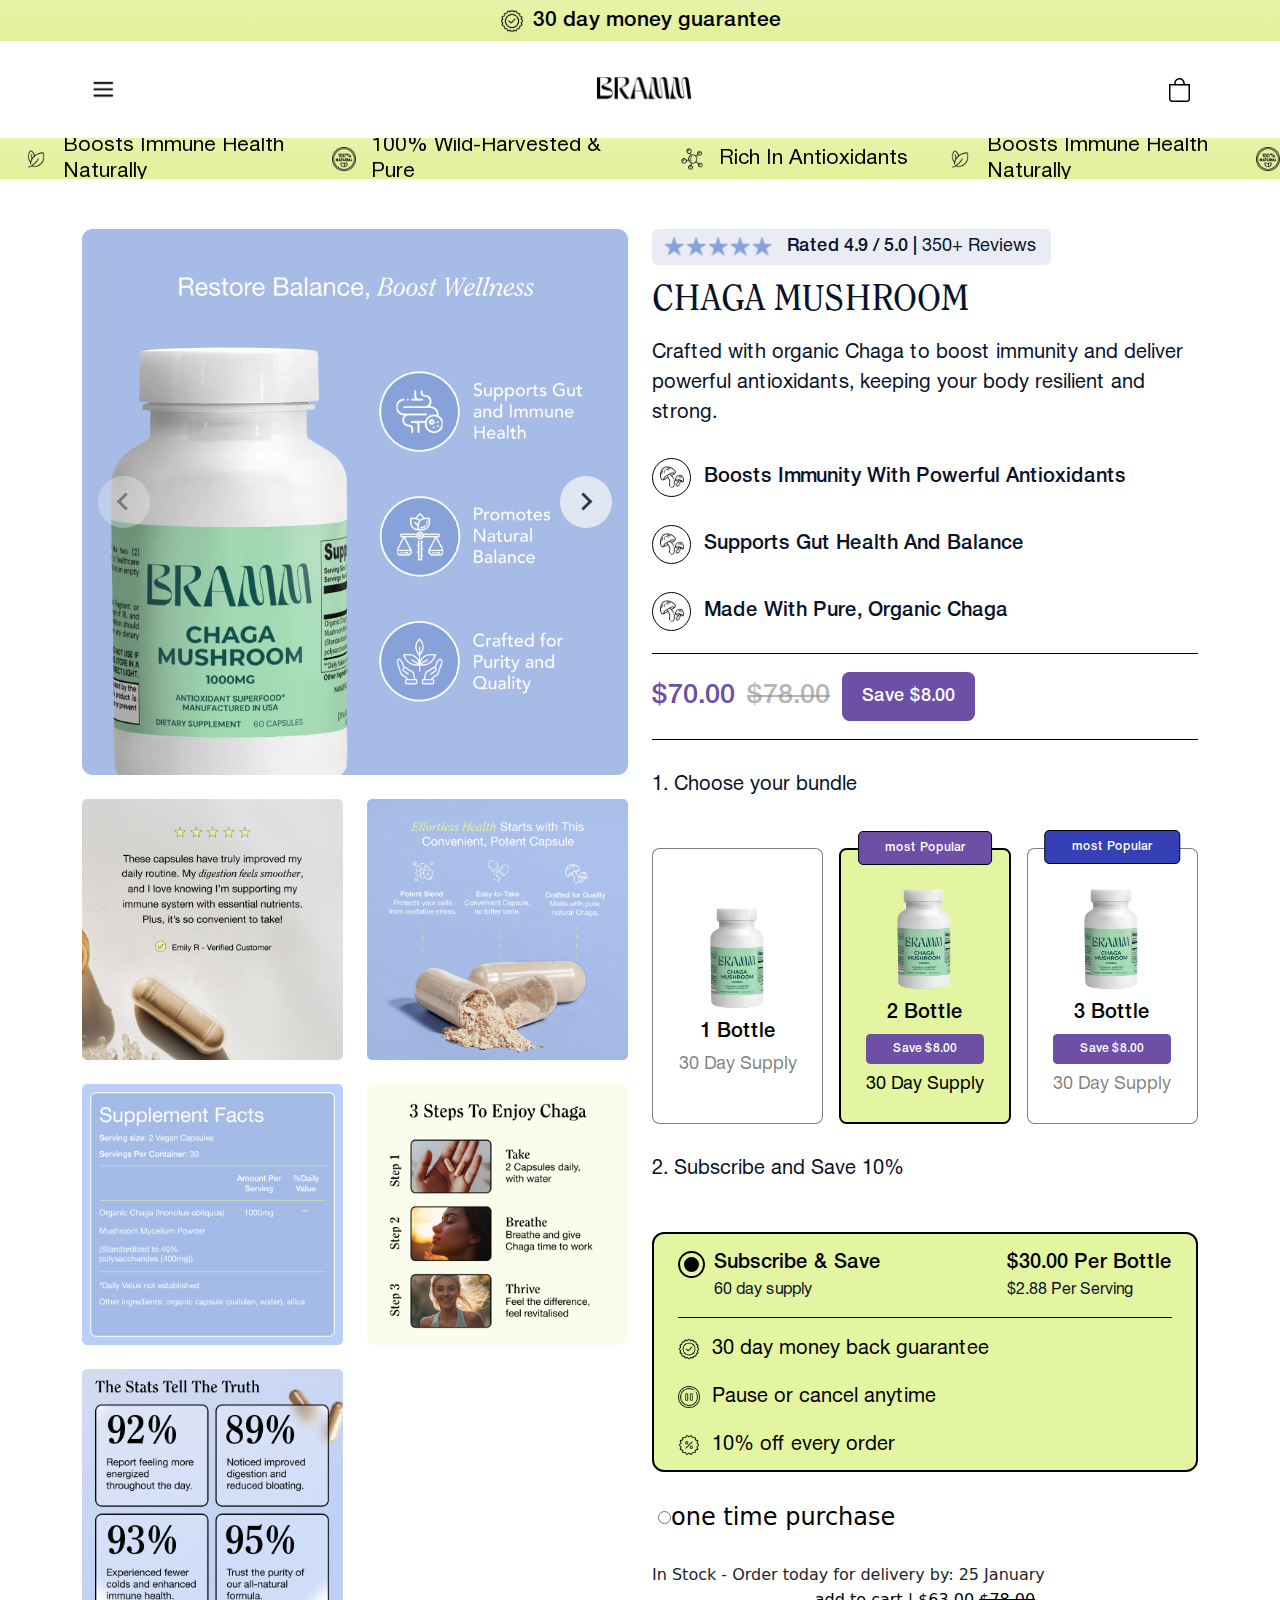
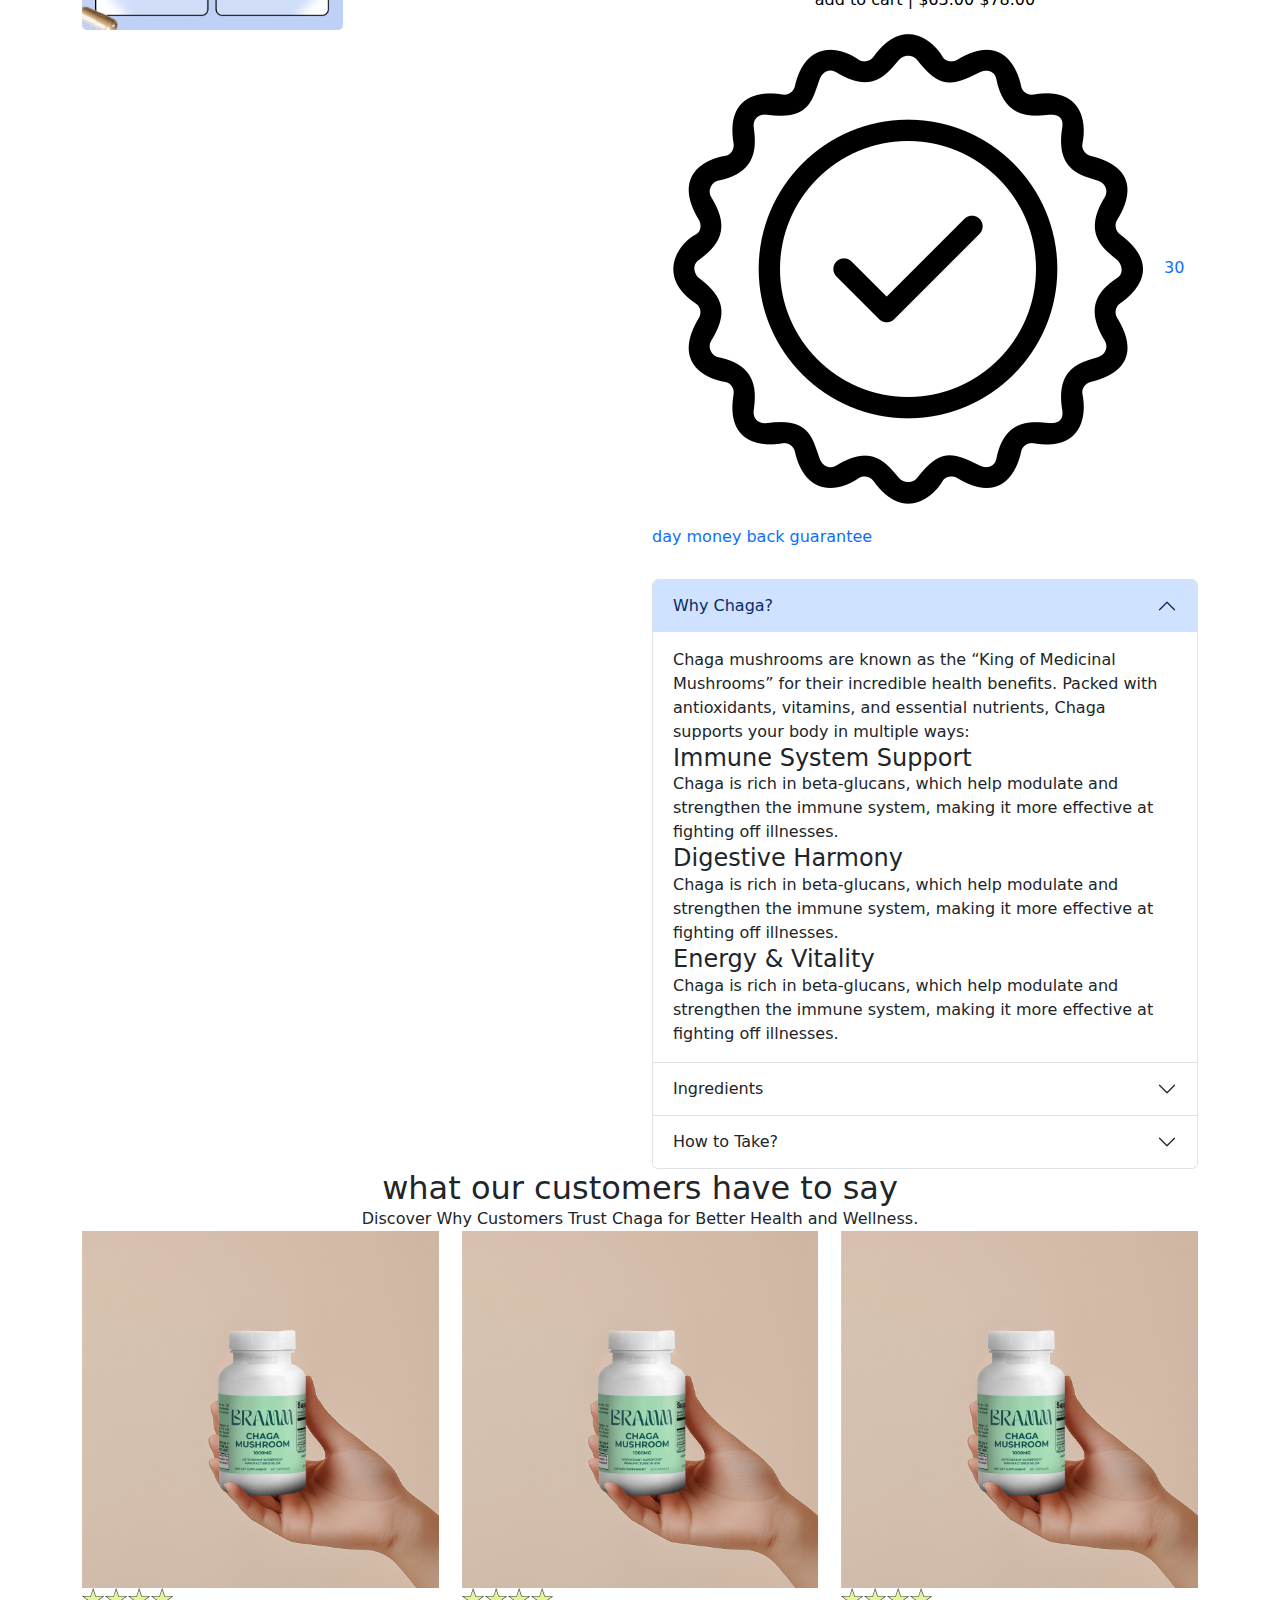
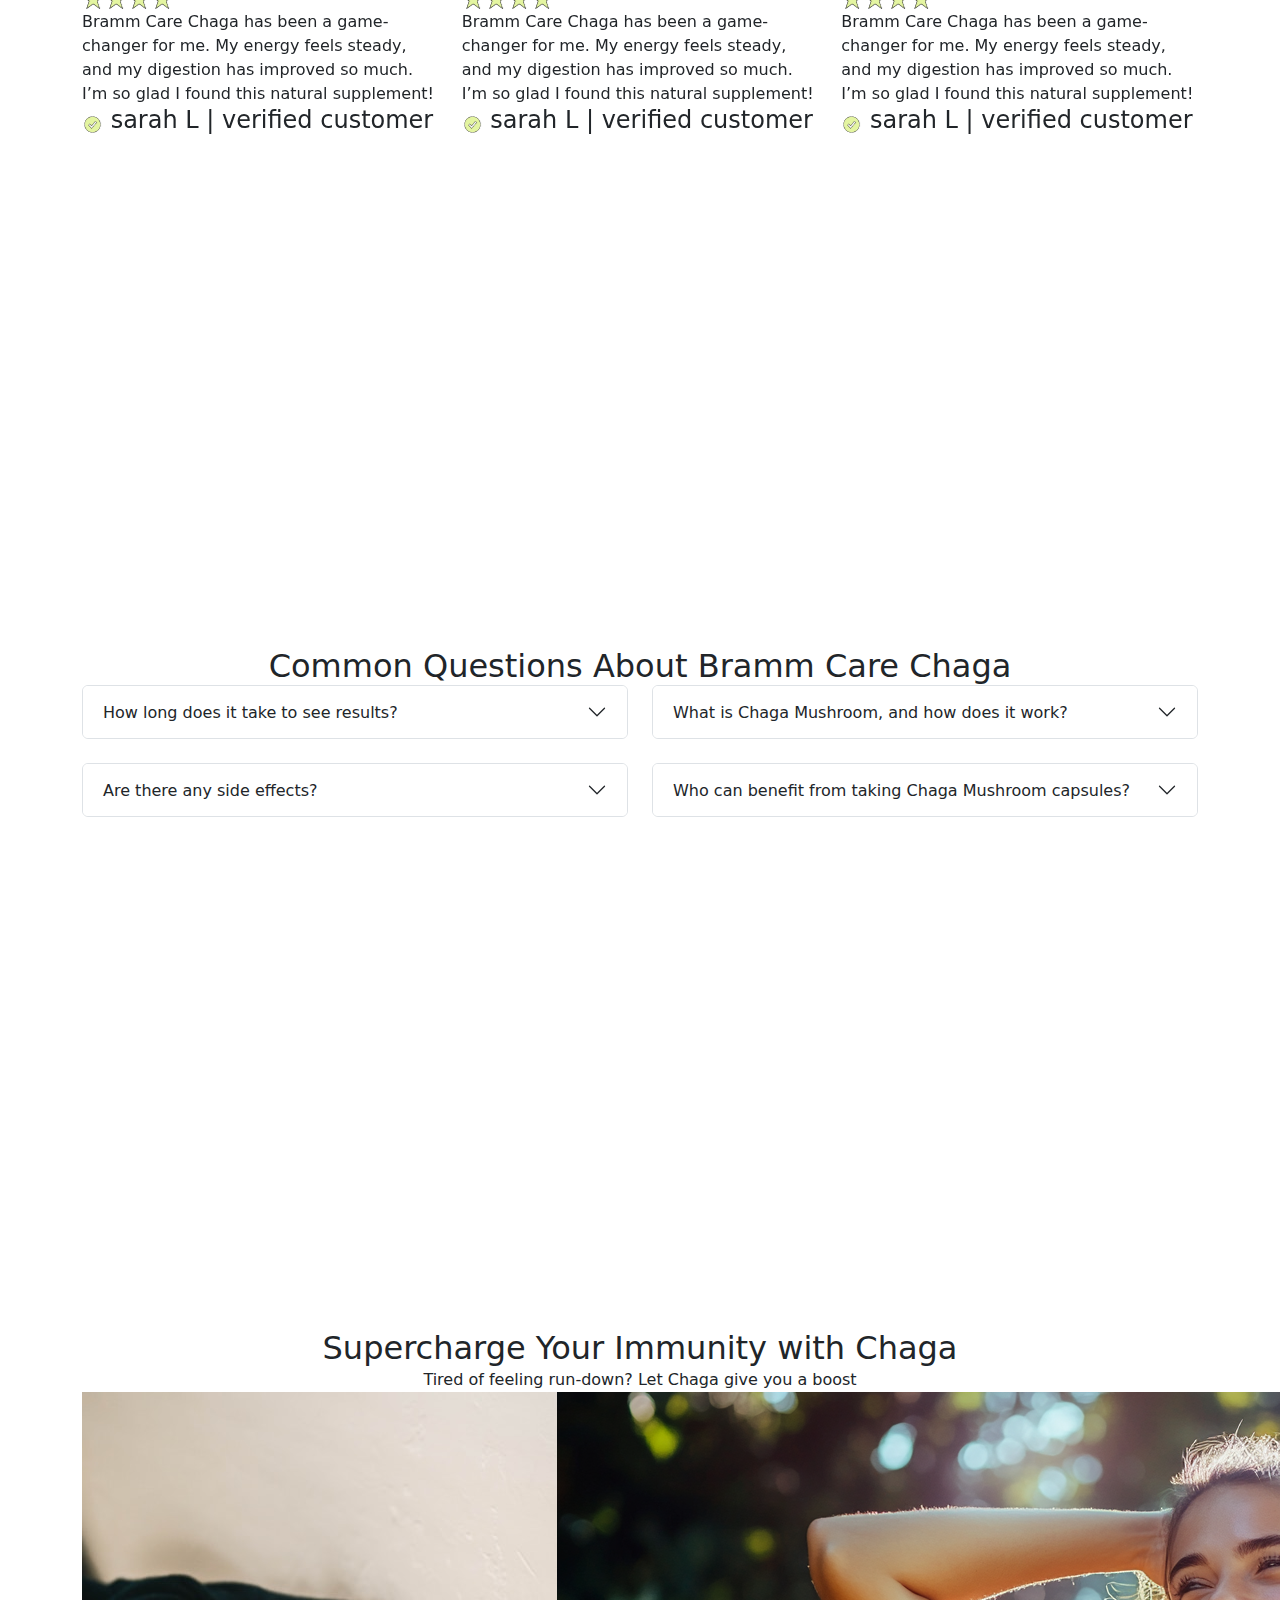
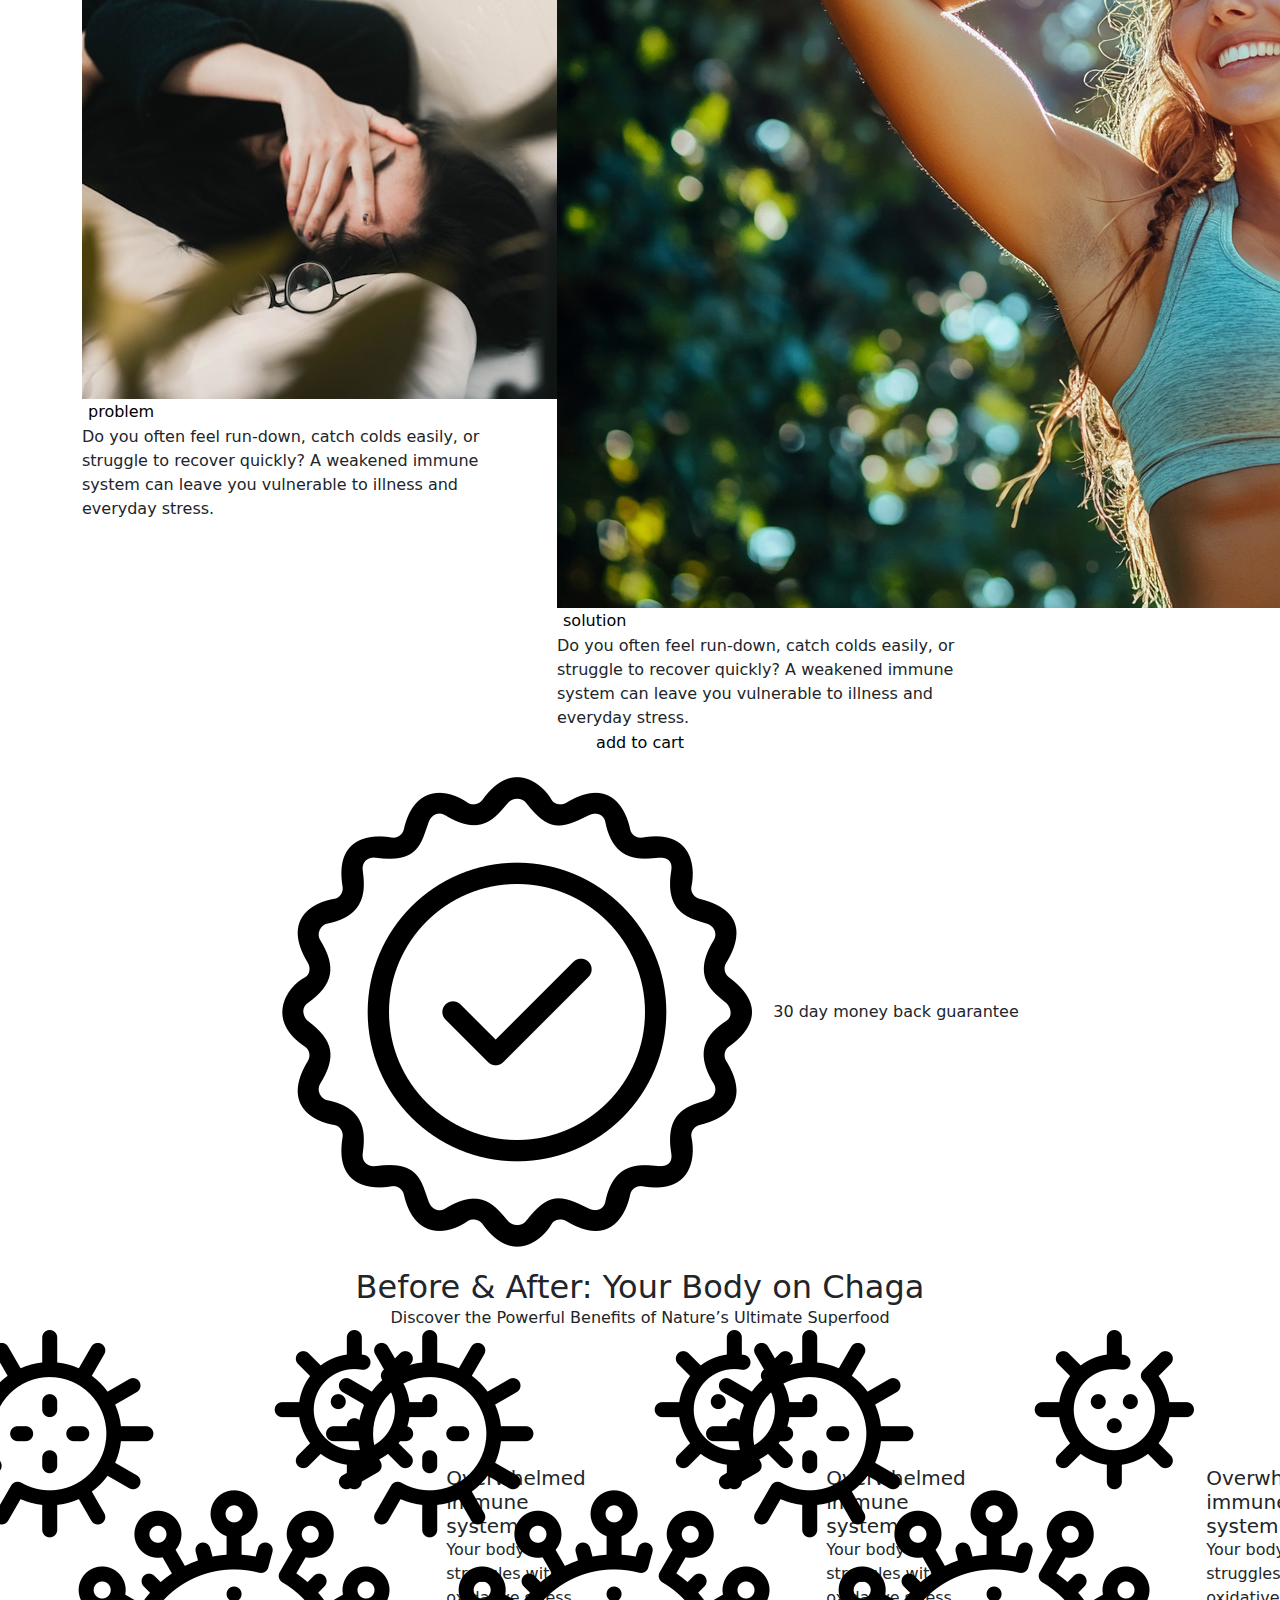
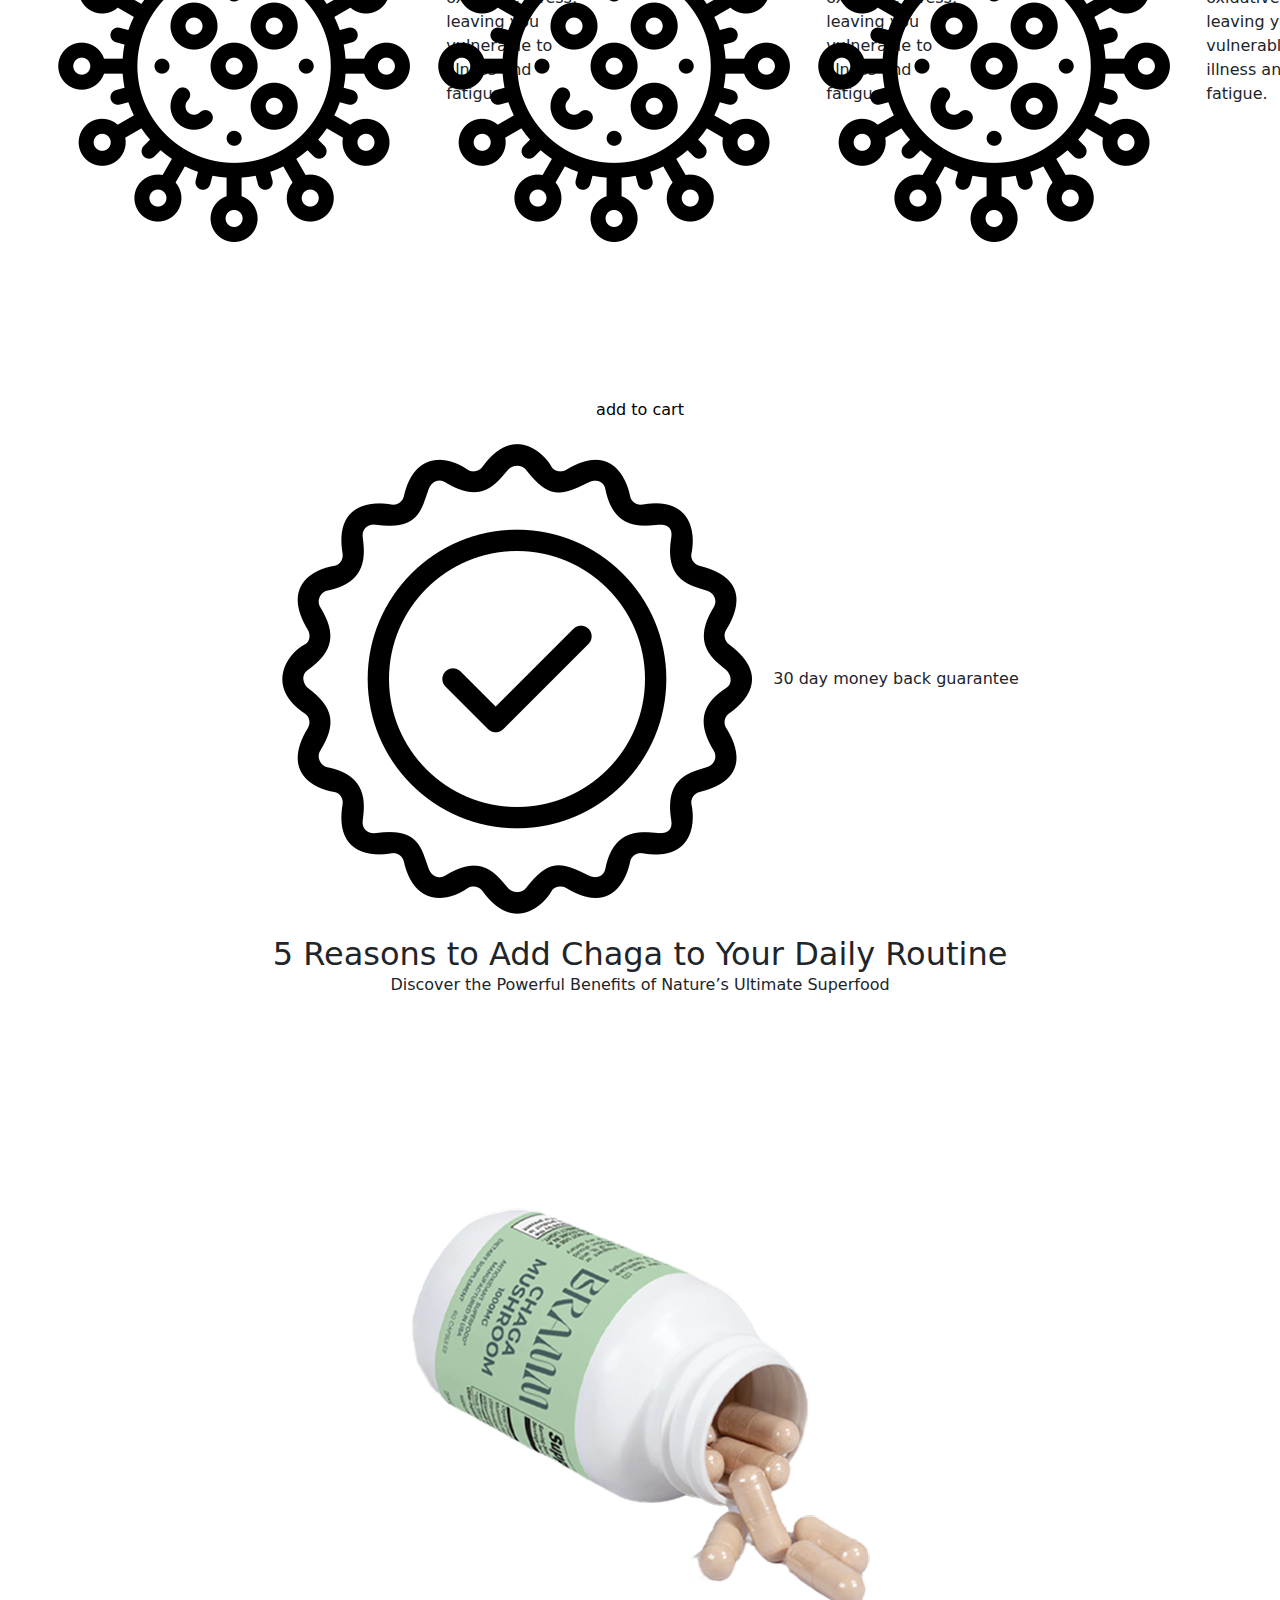
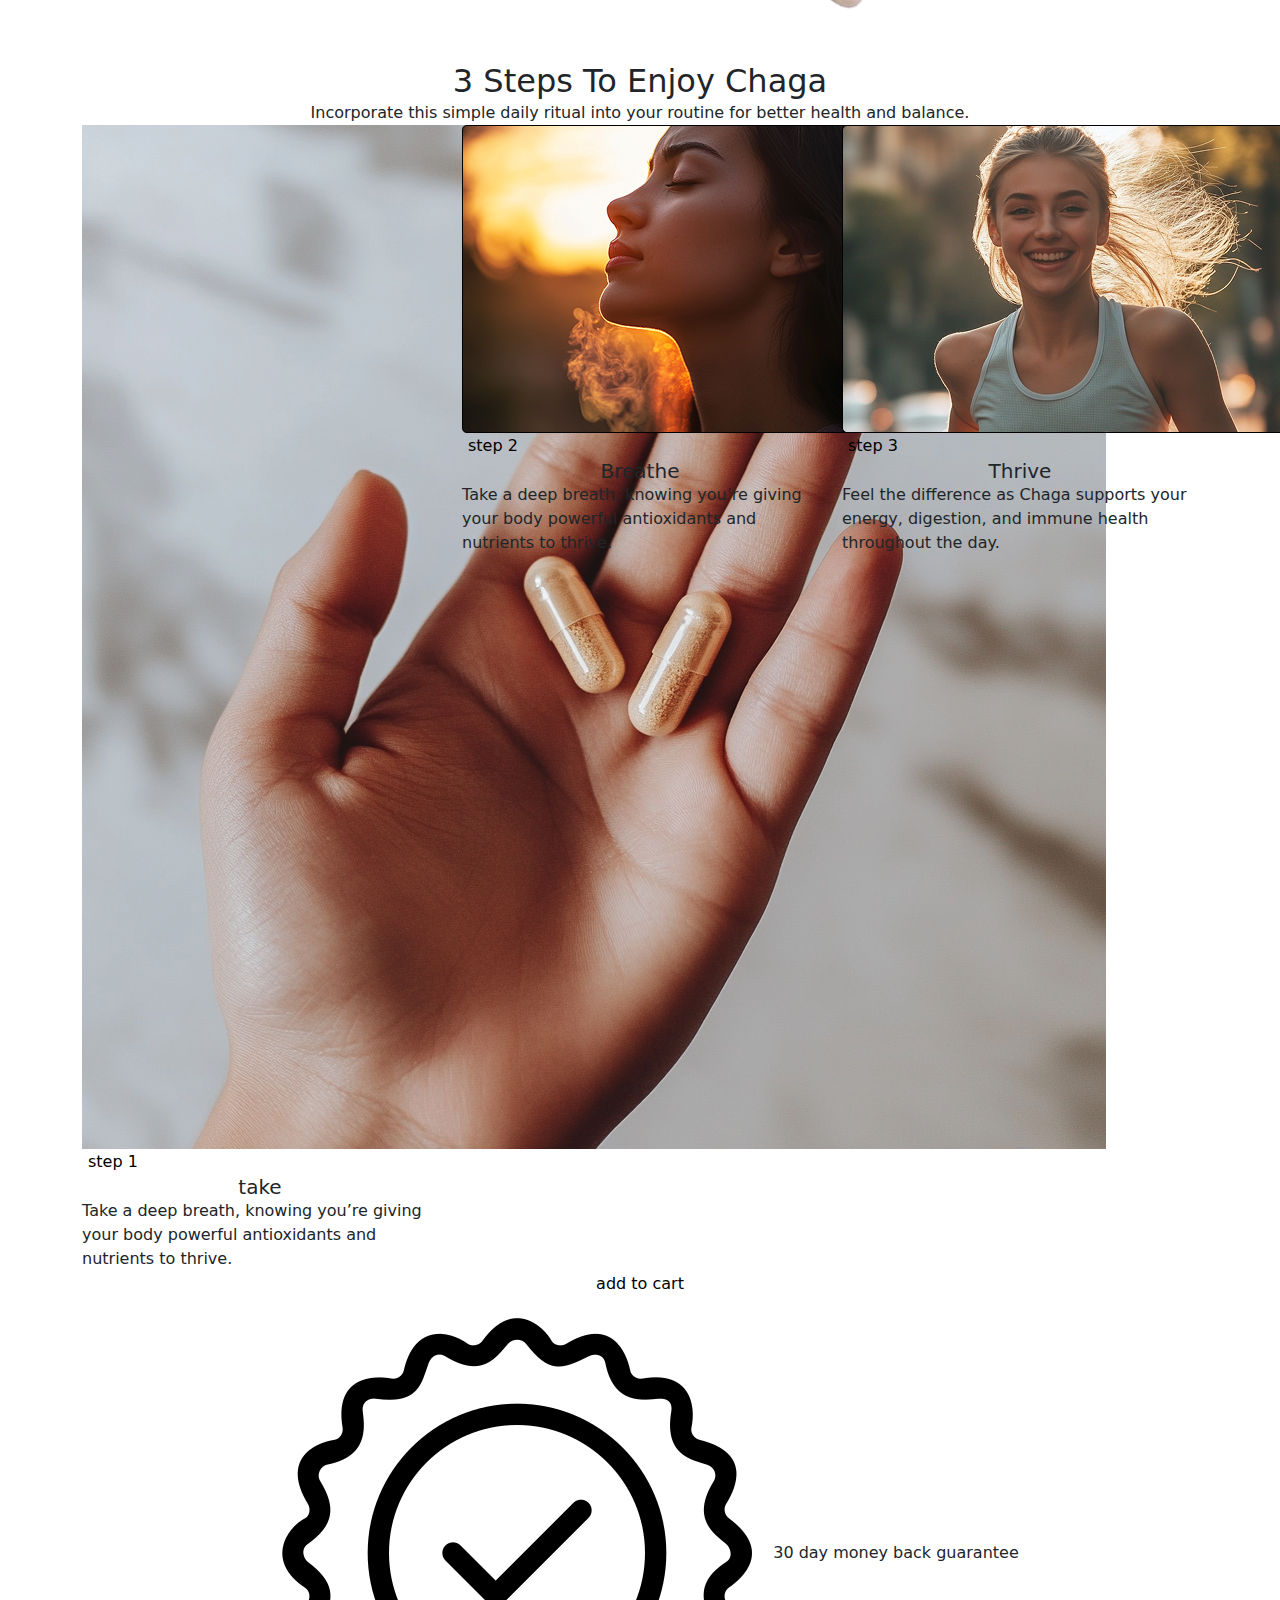
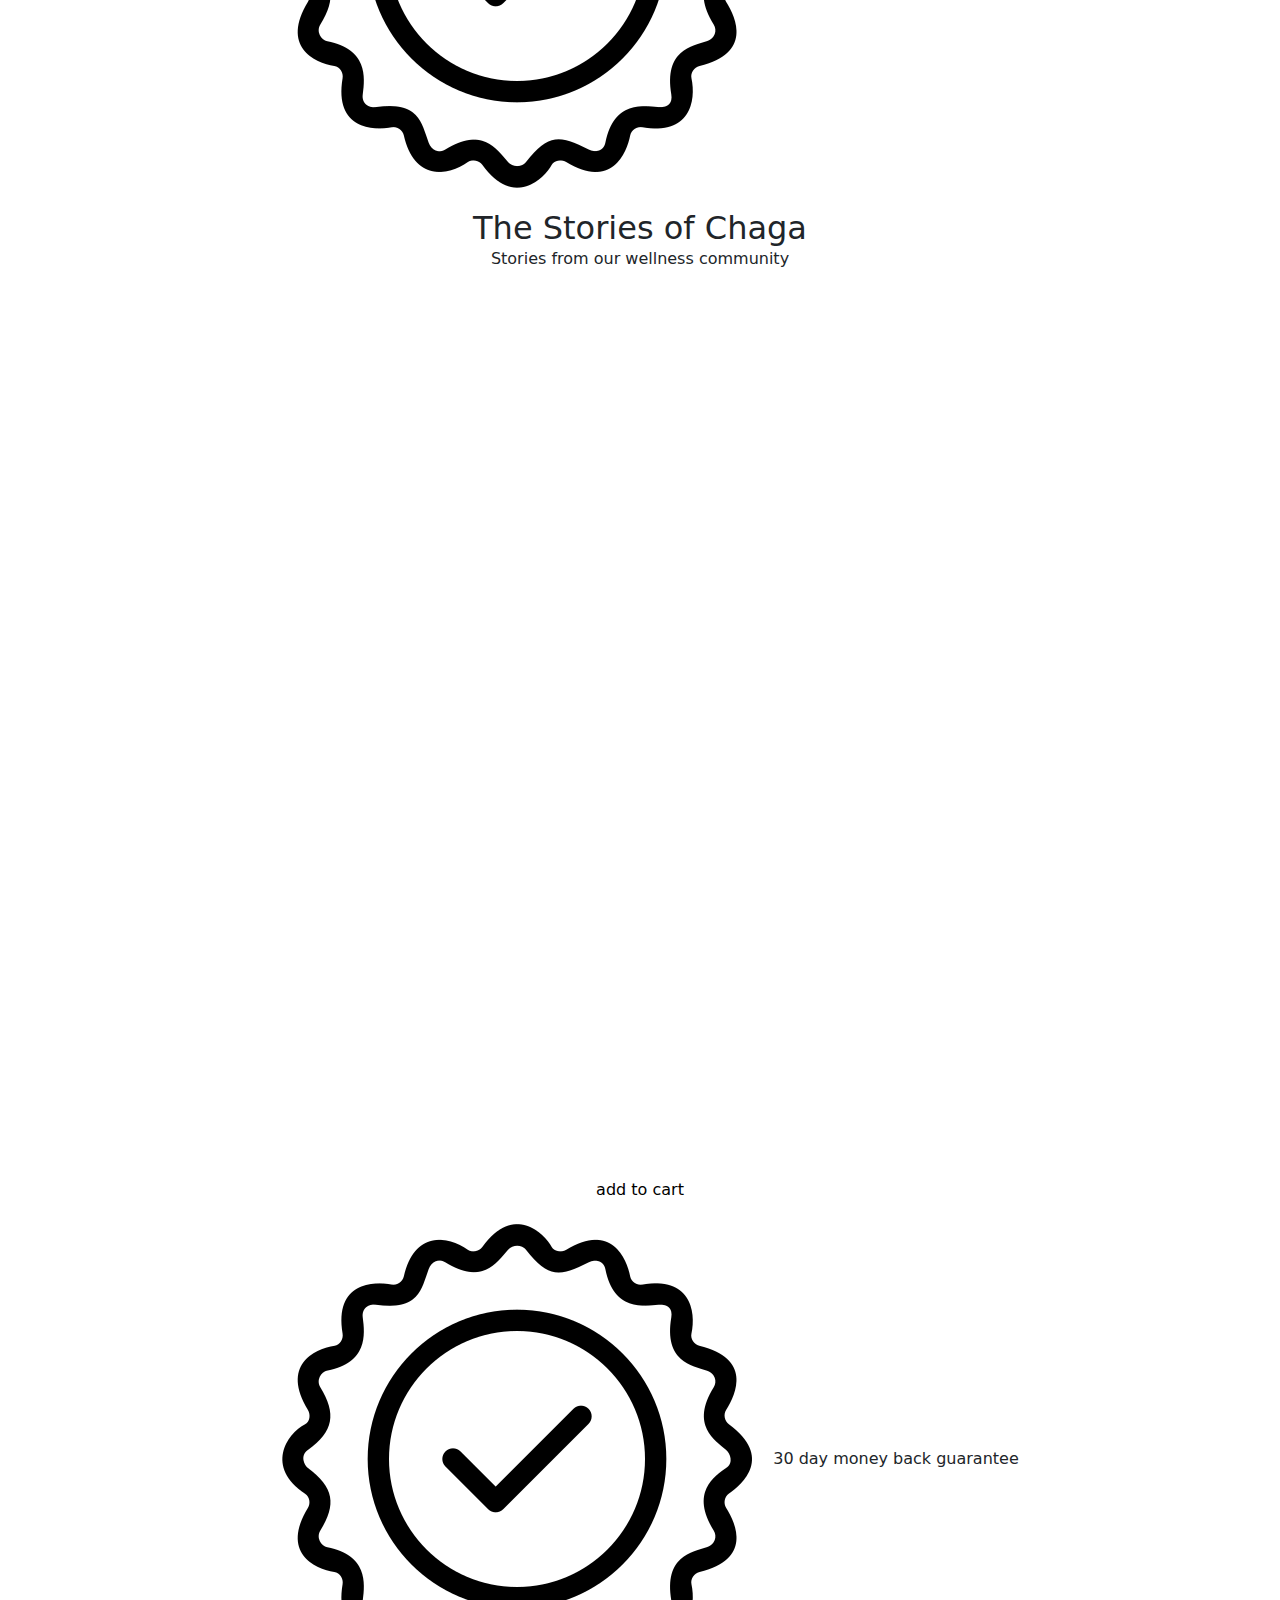
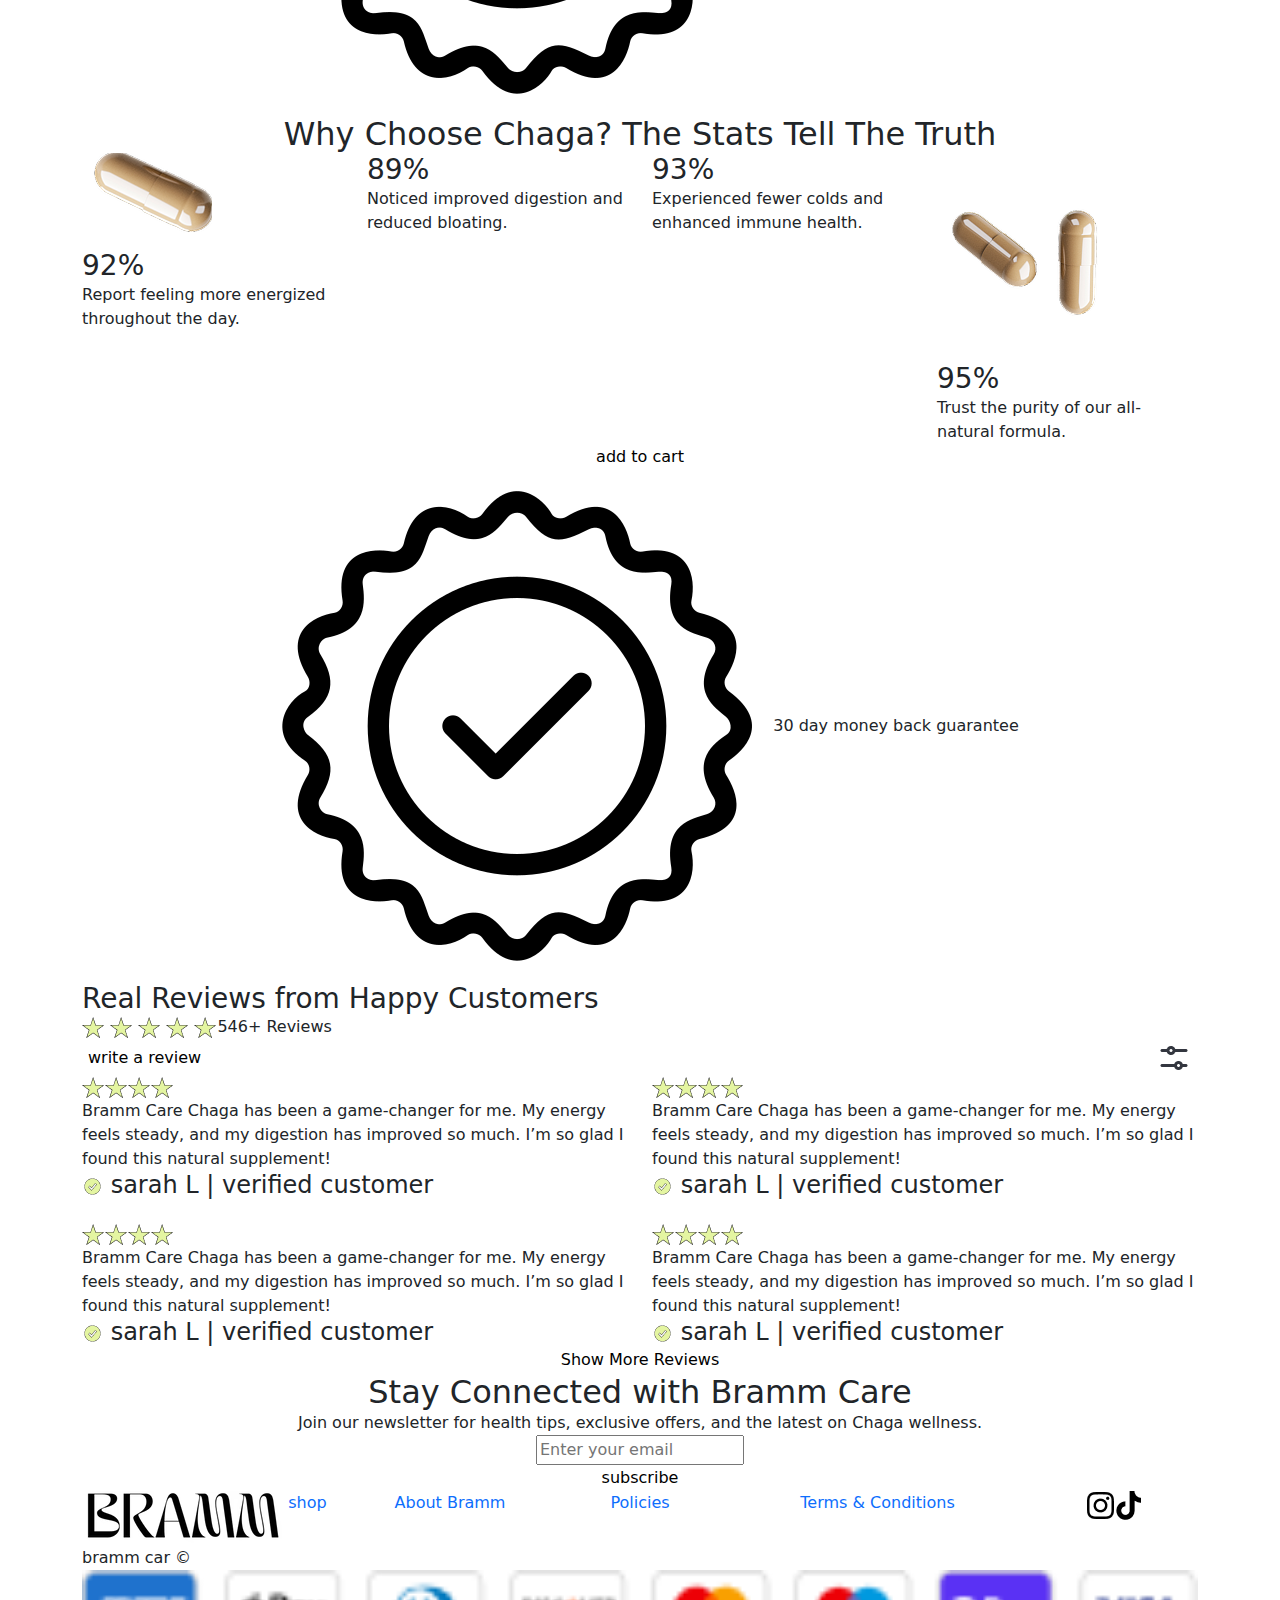
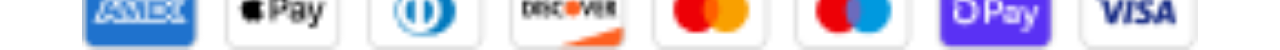
<file: index.html>
<!DOCTYPE html>
<html lang="en">

<head>
    <meta charset="UTF-8">
    <meta name="viewport" content="width=device-width, initial-scale=1.0">
    <title>BrammCare</title>
    <!-- FAVICON IMAGE LINK  -->
    <link rel="shortcut icon" href="assets/images/logo/logo.png" type="image/x-icon">
    <!-- BOOTSTRAP CSS FILE INCLUDED OR LINKED  -->
    <link rel="stylesheet" href="assets/css/bootstrap.min.css">
    <!-- SLIDE CSS FILE INCLUDED OR LINKED  -->
    <link rel="stylesheet" href="assets/css/splide.min.css">
    <!-- WEB FONT CSS FILE INCLUDED OR LINKED  -->
    <link rel="stylesheet" href="assets/css/font.css">
    <!-- STYLE CSS FILE INCLUDED OR LINKED  -->
    <link rel="stylesheet" href="assets/css/style.css">
</head>

<body>

    <!-- HEADER SECTION START  -->
    <header class="header_section z-3 bg-white d-flex flex-column">
        <!-- MONEY BACK BANNER WRAPPER  -->
        <div class="header-money-back-banner d-flex align-items-center justify-content-center">
            <h4 class="d-flex align-items-center justify-content-center"><img src="./assets/images/icons/money_back.png"
                    alt="money back"> 30 day money guarantee</h4>
        </div>
        <!-- HEADER MIDDLE WRAPPER  -->
        <div class="container">
            <div class="header-middle-wrapper d-flex align-items-center justify-content-between">
                <button><img src="./assets/images/icons/menu_bar.png" alt=" menu bar"></button>

                <div class="logo-wrapper">
                    <a href="/"><img src="./assets/images/logo/logo.png" alt="logo"></a>
                </div>

                <button><img src="./assets/images/icons/cart.png" alt="cart"></button>
            </div>


        </div>

        <!-- HEADER BOTTOM WRAPPER  -->
        <section class="splide header_slide_container" aria-label="header bottom wrapper">
            <div class="splide__track h-100">
                <ul class="splide__list h-100">
                    <!-- ITEM ONE  -->
                    <li class="splide__slide d-flex align-items-center justify-content-center h-100">
                        <div class="h-100 header_slide_item d-flex align-items-center justify-content-center">
                            <img src="./assets/images/icons/slide_icon_1.png" alt="boosts immune health naturally">
                            <h4>boosts immune health naturally</h4>
                        </div>
                    </li>

                    <!-- ITEM TWO  -->
                    <li class="splide__slide h-100">
                        <div class="header_slide_item d-flex align-items-center justify-content-center h-100">
                            <img src="./assets/images/icons/slide_icon_2.png" alt="100% wild-harvested & pure">
                            <h4>100% wild-harvested & pure</h4>
                        </div>
                    </li>

                    <!-- ITEM TREE  -->
                    <li class="splide__slide h-100">
                        <div class="header_slide_item d-flex align-items-center justify-content-center h-100">
                            <img src="./assets/images/icons/slide_icon_3.png" alt="rich in antioxidants">
                            <h4>rich in antioxidants</h4>
                        </div>
                    </li>
                    <!-- ITEM FOUR  -->
                    <li class="splide__slide h-100">
                        <div class="header_slide_item d-flex align-items-center justify-content-center h-100">
                            <img src="./assets/images/icons/slide_icon_1.png" alt="boosts immune health naturally">
                            <h4>boosts immune health naturally</h4>
                        </div>
                    </li>

                    <!-- ITEM FIVE  -->
                    <li class="splide__slide h-100">
                        <div class="header_slide_item d-flex align-items-center justify-content-center h-100">
                            <img src="./assets/images/icons/slide_icon_2.png" alt="100% wild-harvested & pure">
                            <h4>100% wild-harvested & pure</h4>
                        </div>
                    </li>

                    <!-- ITEM SIX  -->
                    <li class="splide__slide h-100">
                        <div class="header_slide_item d-flex align-items-center justify-content-center h-100">
                            <img src="./assets/images/icons/slide_icon_3.png" alt="rich in antioxidants">
                            <h4>rich in antioxidants</h4>
                        </div>
                    </li>
                    <!-- ITEM SEVEN  -->
                    <li class="splide__slide h-100">
                        <div class="header_slide_item d-flex align-items-center justify-content-center h-100">
                            <img src="./assets/images/icons/slide_icon_1.png" alt="boosts immune health naturally">
                            <h4>boosts immune health naturally</h4>
                        </div>
                    </li>
                    <!-- ITEM EIGHT  -->
                    <li class="splide__slide h-100">
                        <div class="header_slide_item d-flex align-items-center justify-content-center h-100">
                            <img src="./assets/images/icons/slide_icon_2.png" alt="100% wild-harvested & pure">
                            <h4>100% wild-harvested & pure</h4>
                        </div>
                    </li>

                    <!-- ITEM NINE  -->
                    <li class="splide__slide h-100">
                        <div class="header_slide_item d-flex align-items-center justify-content-center h-100">
                            <img src="./assets/images/icons/slide_icon_3.png" alt="rich in antioxidants">
                            <h4>rich in antioxidants</h4>
                        </div>
                    </li>
                    <!-- ITEM TEN  -->
                    <li class="splide__slide h-100">
                        <div class="header_slide_item d-flex align-items-center justify-content-center h-100">
                            <img src="./assets/images/icons/slide_icon_1.png" alt="boosts immune health naturally">
                            <h4>boosts immune health naturally</h4>
                        </div>
                    </li>

                </ul>
            </div>
        </section>

    </header>
    <!-- HEADER SECTION END -->


    <!-- CHAGA MUSHROOM SECTION START  -->
    <section class="chaga-mushroom-section d-flex items-center justify-content-center w-100">
        <div class="container">
            <div class="row gy-4 gy-md-0">
                <div class="col-md-6">

                    <div class="sticky-top">

                        <!-- SLIDER WRAPPER  -->
                        <div class="splide chaga-mushroom-slider" aria-label="chaga mushroom slider container">
                            <div class="splide__track h-100 w-100">
                                <ul class="splide__list h-100 w-100">
                                    <!-- SLIDE ITEM  -->
                                    <li class="splide__slide h-100 w-100">
                                        <div class="chaga-mushroom-slide-item">
                                            <img class="object-fit-cover" src="./assets/images/products/product.png"
                                                alt="">
                                        </div>
                                    </li>
                                    <!-- SLIDE ITEM  -->
                                    <li class="splide__slide h-100 w-100">
                                        <div class="chaga-mushroom-slide-item">
                                            <img class="object-fit-cover" src="./assets/images/products/product.png"
                                                alt="">
                                        </div>
                                    </li>
                                    <!-- SLIDE ITEM  -->
                                    <li class="splide__slide h-100 w-100">
                                        <div class="chaga-mushroom-slide-item">
                                            <img class="object-fit-cover" src="./assets/images/products/product.png"
                                                alt="">
                                        </div>
                                    </li>
                                </ul>
                            </div>
                        </div>

                        <div class="w-100 mt-4 d-none d-md-block">

                            <div class="row gx-4 gy-4">
                                <div class="col-6">
                                    <div class="chaga-mushromm-product-detail">
                                        <img src="./assets/images/products/product_detail_1.png" alt="">
                                    </div>
                                </div>
                                <div class="col-6">
                                    <div class="chaga-mushromm-product-detail">
                                        <img src="./assets/images/products/producte_detail_2.png" alt="">
                                    </div>
                                </div>
                                <div class="col-6">
                                    <div class="chaga-mushromm-product-detail">
                                        <img src="./assets/images/products/product_detail_3.png" alt="">
                                    </div>
                                </div>
                                <div class="col-6">
                                    <div class="chaga-mushromm-product-detail">
                                        <img src="./assets/images/products/product_detail_4.png" alt="">
                                    </div>
                                </div>
                                <div class="col-6">
                                    <div class="chaga-mushromm-product-detail">
                                        <img src="./assets/images/products/product_detail_5.png" alt="">
                                    </div>
                                </div>
                            </div>
                        </div>
                    </div>
                </div>


                <div class="col-md-6 ">
                    <div class="chaga-mushroom-right-wrapper">

                        <!-- REVIEW WRAPPER  -->
                        <div class="chaga-mushroom-right-wrapper-review d-flex align-items-center">
                            <div class="chaga-mushroom-right-wrapper-review-stars d-flex align-items-center">
                                <img src="./assets/images/icons/star.png" alt="star">
                                <img src="./assets/images/icons/star.png" alt="star">
                                <img src="./assets/images/icons/star.png" alt="star">
                                <img src="./assets/images/icons/star.png" alt="star">
                                <img src="./assets/images/icons/star.png" alt="star">
                            </div>
                            <h5>rated 4.9 / 5.0 | <span>350+ reviews</span></h5>
                        </div>

                        <h3>chaga mushroom</h3>
                        <p>Crafted with organic Chaga to boost immunity and deliver powerful antioxidants, keeping your
                            body
                            resilient and strong.</p>

                        <!-- INFO WRAPPER  -->
                        <div class="chaga-mushroom-right-wrapper-info d-flex flex-column">
                            <div class="chaga-mushroom-right-wrapper-info-item d-flex align-items-center">
                                <div
                                    class="chaga-mushroom-right-wrapper-info-item-image d-flex align-items-center justify-content-center">
                                    <img src="./assets/images/icons/mushroom.png" alt="">
                                </div>
                                <h5>Boosts Immunity with Powerful Antioxidants</h5>
                            </div>
                            <div class="chaga-mushroom-right-wrapper-info-item d-flex align-items-center">
                                <div
                                    class="chaga-mushroom-right-wrapper-info-item-image d-flex align-items-center justify-content-center">
                                    <img src="./assets/images/icons/mushroom.png" alt="">
                                </div>
                                <h5>Supports Gut Health and Balance</h5>
                            </div>

                            <div class="chaga-mushroom-right-wrapper-info-item d-flex align-items-center">
                                <div
                                    class="chaga-mushroom-right-wrapper-info-item-image d-flex align-items-center justify-content-center">
                                    <img src="./assets/images/icons/mushroom.png" alt="">
                                </div>
                                <h5>Made with Pure, Organic Chaga</h5>
                            </div>
                        </div>

                        <!-- PRICE  -->
                        <div class="chaga-mushroom-right-wrapper-price">
                            <p>$70.00 <span class="text-decoration-line-through">$78.00</span> <button>save
                                    $8.00</button></p>
                        </div>

                        <!-- PRODUCT BUNDLE BOX  -->
                        <div class="chaga-mushroom-right-wrapper-product-bundle d-flex flex-column">
                            <p>1. Choose your bundle</p>
                            <div class="row gx-3">
                                <div class="col-4">
                                    <div
                                        class="chaga-mushroom-right-wrapper-product-item d-flex flex-column align-items-center justify-content-center ">
                                        <img src="./assets/images/products/bottle_product.png" alt="bottle">
                                        <div class="chaga-mushroom-right-wrapper-product-item-info d-flex flex-column">
                                            <h4>1 bottle </h4>
                                            <p>30 day supply</p>
                                        </div>

                                    </div>
                                </div>
                                <div class="col-4">
                                    <div
                                        class="chaga-mushroom-right-wrapper-product-item active d-flex flex-column align-items-center justify-content-center position-relative">
                                        <img src="./assets/images/products/bottle_product.png" alt="bottle">
                                        <div class="chaga-mushroom-right-wrapper-product-item-info d-flex flex-column">
                                            <h4>2 bottle </h4>
                                            <span>save $8.00</span>
                                            <p>30 day supply</p>
                                        </div>
                                        <!-- PRODUCT STATUS  -->
                                        <button
                                            class="chaga-mushroom-right-wrapper-product-item-status most_popular">most
                                            popular</button>
                                    </div>
                                </div>
                                <div class="col-4">
                                    <div
                                        class="chaga-mushroom-right-wrapper-product-item d-flex flex-column align-items-center justify-content-center position-relative">
                                        <img src="./assets/images/products/bottle_product.png" alt="bottle">
                                        <div class="chaga-mushroom-right-wrapper-product-item-info d-flex flex-column">
                                            <h4>3 bottle </h4>
                                            <span>save $8.00</span>
                                            <p>30 day supply</p>
                                        </div>
                                        <!-- PRODUCT STATUS  -->
                                        <button class="chaga-mushroom-right-wrapper-product-item-status best_value">most
                                            popular</button>
                                    </div>
                                </div>
                            </div>

                            <p>2. Subscribe and Save 10%</p>
                            <div class="chaga-mushroom-right-wrapper-product-bundle-subscribe">
                                <div
                                    class="chaga-mushroom-right-wrapper-product-bundle-subscribe-top d-flex justify-content-between">
                                    <div class="chaga-mushroom-right-wrapper-product-bundle-subscribe-top-left d-flex">
                                        <span><span></span></span>
                                        <div>
                                            <h4> subscribe & save</h4>
                                            <p>60 day supply</p>
                                        </div>
                                    </div>

                                    <div
                                        class="chaga-mushroom-right-wrapper-product-bundle-subscribe-top-right flex-column">
                                        <h4>$30.00 per bottle</h4>
                                        <p>$2.88 Per Serving</p>
                                    </div>
                                </div>

                                <ul
                                    class="chaga-mushroom-right-wrapper-product-bundle-subscribe-bottom d-flex flex-column">
                                    <li class="d-flex align-items-center"><img
                                            src="./assets/images/icons/money_back.png" alt=""> 30 day money back
                                        guarantee</li>
                                    <li class="d-flex align-items-center"><img src="./assets/images/icons/pause.png"
                                            alt=""> Pause or cancel anytime</li>
                                    <li class="d-flex align-items-center"><img
                                            src="./assets/images/icons/parcentage.png" alt=""> 10% off every order</li>
                                </ul>
                            </div>

                            <!-- ONE TIME PURCHASE  -->
                            <div class="chaga-mushroom-right-wrapper-one-time-purchase">
                                <button
                                    class="chaga-mushroom-right-wrapper-one-time-purchase-box w-100 d-flex align-items-center">
                                    <input type="radio" name="" id="">
                                    <h4>one time purchase</h4>
                                </button>
                            </div>

                            <!-- ADD TO CART BUTTON  -->
                            <div class="chaga-mushroom-right-wrapper-add-to-cart">
                                <p><span></span> In Stock - Order today for delivery by: 25 January</p>
                                <button class="w-100">add to cart | $63.00 <span
                                        class="text-decoration-line-through">$78.00</span></button>

                                <a href="#"><img src="./assets/images/icons/money_back.png" alt="">30 day money back
                                    guarantee</a>
                            </div>


                            <!-- ACCORDION WRAPPER -->
                            <div class="chaga-mushroom-right-wrapper-accordion">

                                <div class="accordion d-flex flex-column" id="accordionExample">
                                    <div class="accordion-item">
                                        <h2 class="accordion-header">
                                            <button class="accordion-button" type="button" data-bs-toggle="collapse"
                                                data-bs-target="#collapseOne" aria-expanded="true"
                                                aria-controls="collapseOne">
                                                Why Chaga?
                                            </button>
                                        </h2>
                                        <div id="collapseOne" class="accordion-collapse collapse show"
                                            data-bs-parent="#accordionExample">
                                            <div class="accordion-body d-flex flex-column">
                                                <p>Chaga mushrooms are known as the “King of Medicinal Mushrooms” for
                                                    their incredible health benefits. Packed with antioxidants,
                                                    vitamins, and essential nutrients, Chaga supports your body in
                                                    multiple ways:</p>

                                                <div class="accordion-inner d-flex flex-column">
                                                    <h4>Immune System Support</h4>
                                                    <p>Chaga is rich in beta-glucans, which help modulate and strengthen
                                                        the immune system, making it more effective at fighting off
                                                        illnesses.</p>
                                                </div>
                                                <div class="accordion-inner d-flex flex-column">
                                                    <h4>Digestive Harmony</h4>
                                                    <p>Chaga is rich in beta-glucans, which help modulate and strengthen
                                                        the immune system, making it more effective at fighting off
                                                        illnesses.</p>
                                                </div>
                                                <div class="accordion-inner d-flex flex-column">
                                                    <h4>Energy & Vitality</h4>
                                                    <p>Chaga is rich in beta-glucans, which help modulate and strengthen
                                                        the immune system, making it more effective at fighting off
                                                        illnesses.</p>
                                                </div>
                                            </div>
                                        </div>
                                    </div>
                                    <div class="accordion-item">
                                        <h2 class="accordion-header">
                                            <button class="accordion-button collapsed" type="button"
                                                data-bs-toggle="collapse" data-bs-target="#collapseTwo"
                                                aria-expanded="false" aria-controls="collapseTwo">
                                                Ingredients
                                            </button>
                                        </h2>
                                        <div id="collapseTwo" class="accordion-collapse collapse"
                                            data-bs-parent="#accordionExample">
                                            <div class="accordion-body d-flex flex-column">
                                                <p>Chaga mushrooms are known as the “King of Medicinal Mushrooms” for
                                                    their incredible health benefits. Packed with antioxidants,
                                                    vitamins, and essential nutrients, Chaga supports your body in
                                                    multiple ways:</p>

                                                <div class="accordion-inner d-flex flex-column">
                                                    <h4>Immune System Support</h4>
                                                    <p>Chaga is rich in beta-glucans, which help modulate and strengthen
                                                        the immune system, making it more effective at fighting off
                                                        illnesses.</p>
                                                </div>
                                                <div class="accordion-inner d-flex flex-column">
                                                    <h4>Digestive Harmony</h4>
                                                    <p>Chaga is rich in beta-glucans, which help modulate and strengthen
                                                        the immune system, making it more effective at fighting off
                                                        illnesses.</p>
                                                </div>
                                                <div class="accordion-inner d-flex flex-column">
                                                    <h4>Energy & Vitality</h4>
                                                    <p>Chaga is rich in beta-glucans, which help modulate and strengthen
                                                        the immune system, making it more effective at fighting off
                                                        illnesses.</p>
                                                </div>
                                            </div>
                                        </div>
                                    </div>
                                    <div class="accordion-item">
                                        <h2 class="accordion-header">
                                            <button class="accordion-button collapsed" type="button"
                                                data-bs-toggle="collapse" data-bs-target="#collapseThree"
                                                aria-expanded="false" aria-controls="collapseThree">
                                                How to Take?
                                            </button>
                                        </h2>
                                        <div id="collapseThree" class="accordion-collapse collapse"
                                            data-bs-parent="#accordionExample">
                                            <div class="accordion-body d-flex flex-column">
                                                <p>Chaga mushrooms are known as the “King of Medicinal Mushrooms” for
                                                    their incredible health benefits. Packed with antioxidants,
                                                    vitamins, and essential nutrients, Chaga supports your body in
                                                    multiple ways:</p>

                                                <div class="accordion-inner d-flex flex-column">
                                                    <h4>Immune System Support</h4>
                                                    <p>Chaga is rich in beta-glucans, which help modulate and strengthen
                                                        the immune system, making it more effective at fighting off
                                                        illnesses.</p>
                                                </div>
                                                <div class="accordion-inner d-flex flex-column">
                                                    <h4>Digestive Harmony</h4>
                                                    <p>Chaga is rich in beta-glucans, which help modulate and strengthen
                                                        the immune system, making it more effective at fighting off
                                                        illnesses.</p>
                                                </div>
                                                <div class="accordion-inner d-flex flex-column">
                                                    <h4>Energy & Vitality</h4>
                                                    <p>Chaga is rich in beta-glucans, which help modulate and strengthen
                                                        the immune system, making it more effective at fighting off
                                                        illnesses.</p>
                                                </div>
                                            </div>
                                        </div>
                                    </div>
                                </div>

                            </div>

                        </div>
                    </div>
                </div>
            </div>

            <div class="chaga-section-divider"></div>
        </div>
    </section>
    <!-- CHAGA MUSHROOM SECTION END -->



    <!-- OUR CUSTOMER REVIEWS SECTION START-->
    <section class="our-customer-reviews-section d-flex align-items-center justify-content-center w-100">
        <div class="container">
            <div class="our-customer-reviews-wrapper d-flex flex-column align-items-center justify-content-center">
                <h2>what our customers have to say</h2>
                <p>Discover Why Customers Trust Chaga for Better Health and Wellness.</p>
            </div>

            <!-- splide slide -->
            <section class="splide w-100 our-customer-reviews-slide" aria-label="Basic Structure Example">
                <div class="splide__track">
                    <ul class="splide__list">
                        <!-- slide item 01 -->
                        <li class="splide__slide">
                            <div class="our-customer-review-item d-flex flex-column">
                                <img src="./assets/images/products/our_customer_1.png" alt="">
                                <div class="our-customer-review-item-info d-flex flex-column">
                                    <div class="our-customer-review-item-info-star d-flex align-items-center">
                                        <img src="./assets/images/icons/star_2.png" alt="">
                                        <img src="./assets/images/icons/star_2.png" alt="">
                                        <img src="./assets/images/icons/star_2.png" alt="">
                                        <img src="./assets/images/icons/star_2.png" alt="">
                                    </div>
                                    <p>Bramm Care Chaga has been a game-changer for me. My energy feels steady, and my
                                        digestion has improved so much. I’m so glad I found this natural supplement!</p>
                                    <div class="our-customer-review-item-info-client d-flex align-items-center">
                                        <h4><img src="./assets/images/icons/check_fill.png" alt=""> sarah L | verified
                                            customer</h4>
                                    </div>
                                </div>
                            </div>
                        </li>
                        <!-- slide item 01 -->
                        <li class="splide__slide">
                            <div class="our-customer-review-item d-flex flex-column">
                                <img src="./assets/images/products/our_customer_1.png" alt="">
                                <div class="our-customer-review-item-info d-flex flex-column">
                                    <div class="our-customer-review-item-info-star d-flex align-items-center">
                                        <img src="./assets/images/icons/star_2.png" alt="">
                                        <img src="./assets/images/icons/star_2.png" alt="">
                                        <img src="./assets/images/icons/star_2.png" alt="">
                                        <img src="./assets/images/icons/star_2.png" alt="">
                                    </div>
                                    <p>Bramm Care Chaga has been a game-changer for me. My energy feels steady, and my
                                        digestion has improved so much. I’m so glad I found this natural supplement!</p>
                                    <div class="our-customer-review-item-info-client d-flex align-items-center">
                                        <h4><img src="./assets/images/icons/check_fill.png" alt=""> sarah L | verified
                                            customer</h4>
                                    </div>
                                </div>
                            </div>
                        </li>
                        <!-- slide item 01 -->
                        <li class="splide__slide">
                            <div class="our-customer-review-item d-flex flex-column">
                                <img src="./assets/images/products/our_customer_1.png" alt="">
                                <div class="our-customer-review-item-info d-flex flex-column">
                                    <div class="our-customer-review-item-info-star d-flex align-items-center">
                                        <img src="./assets/images/icons/star_2.png" alt="">
                                        <img src="./assets/images/icons/star_2.png" alt="">
                                        <img src="./assets/images/icons/star_2.png" alt="">
                                        <img src="./assets/images/icons/star_2.png" alt="">
                                    </div>
                                    <p>Bramm Care Chaga has been a game-changer for me. My energy feels steady, and my
                                        digestion has improved so much. I’m so glad I found this natural supplement!</p>
                                    <div class="our-customer-review-item-info-client d-flex align-items-center">
                                        <h4><img src="./assets/images/icons/check_fill.png" alt=""> sarah L | verified
                                            customer</h4>
                                    </div>
                                </div>
                            </div>
                        </li>
                        <!-- slide item 01 -->
                        <li class="splide__slide">
                            <div class="our-customer-review-item d-flex flex-column">
                                <img src="./assets/images/products/our_customer_1.png" alt="">
                                <div class="our-customer-review-item-info d-flex flex-column">
                                    <div class="our-customer-review-item-info-star d-flex align-items-center">
                                        <img src="./assets/images/icons/star_2.png" alt="">
                                        <img src="./assets/images/icons/star_2.png" alt="">
                                        <img src="./assets/images/icons/star_2.png" alt="">
                                        <img src="./assets/images/icons/star_2.png" alt="">
                                    </div>
                                    <p>Bramm Care Chaga has been a game-changer for me. My energy feels steady, and my
                                        digestion has improved so much. I’m so glad I found this natural supplement!</p>
                                    <div class="our-customer-review-item-info-client d-flex align-items-center">
                                        <h4><img src="./assets/images/icons/check_fill.png" alt=""> sarah L | verified
                                            customer</h4>
                                    </div>
                                </div>
                            </div>
                        </li>
                        <!-- slide item 01 -->
                        <li class="splide__slide">
                            <div class="our-customer-review-item d-flex flex-column">
                                <img src="./assets/images/products/our_customer_1.png" alt="">
                                <div class="our-customer-review-item-info d-flex flex-column">
                                    <div class="our-customer-review-item-info-star d-flex align-items-center">
                                        <img src="./assets/images/icons/star_2.png" alt="">
                                        <img src="./assets/images/icons/star_2.png" alt="">
                                        <img src="./assets/images/icons/star_2.png" alt="">
                                        <img src="./assets/images/icons/star_2.png" alt="">
                                    </div>
                                    <p>Bramm Care Chaga has been a game-changer for me. My energy feels steady, and my
                                        digestion has improved so much. I’m so glad I found this natural supplement!</p>
                                    <div class="our-customer-review-item-info-client d-flex align-items-center">
                                        <h4><img src="./assets/images/icons/check_fill.png" alt=""> sarah L | verified
                                            customer</h4>
                                    </div>
                                </div>
                            </div>
                        </li>

                    </ul>
                </div>
            </section>

        </div>
    </section>
    <!-- OUR CUSTOMER REVIEWS SECTION END-->


    <!-- BRAND SLIDER SECTION START  -->
    <section class="brand-slider-section d-flex align-items-center justify-center w-100">
        <div class="brand-slider-section-container w-100 d-flex align-items-center justify-content-center">
            <section class="splide brand-slide-container w-100" aria-label="brand slider example">
                <div class="splide__track">
                    <ul class="splide__list">
                        <li class="splide__slide">
                            <div class="h-100 brand-slide-item d-flex align-items-center justify-content-center">
                                <img src="./assets/images/icons/lactose.png" alt="boosts immune health naturally">
                                <h4>Lactose Free</h4>
                            </div>
                        </li>
                        <li class="splide__slide">
                            <div class="h-100 brand-slide-item d-flex align-items-center justify-content-center">
                                <img src="./assets/images/icons/vegan.png" alt="improves digestion">
                                <h4>Vegan</h4>
                            </div>
                        </li>
                        <li class="splide__slide">
                            <div class="h-100 brand-slide-item d-flex align-items-center justify-content-center">
                                <img src="./assets/images/icons/gluten.png" alt="enhances energy levels">
                                <h4>Gluten Free</h4>
                            </div>
                        </li>
                        <li class="splide__slide">
                            <div class="h-100 brand-slide-item d-flex align-items-center justify-content-center">
                                <img src="./assets/images/icons/lactose.png" alt="boosts immune health naturally">
                                <h4>Lactose Free</h4>
                            </div>
                        </li>
                        <li class="splide__slide">
                            <div class="h-100 brand-slide-item d-flex align-items-center justify-content-center">
                                <img src="./assets/images/icons/vegan.png" alt="improves digestion">
                                <h4>Vegan</h4>
                            </div>
                        </li>
                        <li class="splide__slide">
                            <div class="h-100 brand-slide-item d-flex align-items-center justify-content-center">
                                <img src="./assets/images/icons/gluten.png" alt="enhances energy levels">
                                <h4>Gluten Free</h4>
                            </div>
                        </li>
                        <li class="splide__slide">
                            <div class="h-100 brand-slide-item d-flex align-items-center justify-content-center">
                                <img src="./assets/images/icons/lactose.png" alt="boosts immune health naturally">
                                <h4>Lactose Free</h4>
                            </div>
                        </li>
                        <li class="splide__slide">
                            <div class="h-100 brand-slide-item d-flex align-items-center justify-content-center">
                                <img src="./assets/images/icons/vegan.png" alt="improves digestion">
                                <h4>Vegan</h4>
                            </div>
                        </li>
                        <li class="splide__slide">
                            <div class="h-100 brand-slide-item d-flex align-items-center justify-content-center">
                                <img src="./assets/images/icons/gluten.png" alt="enhances energy levels">
                                <h4>Gluten Free</h4>
                            </div>
                        </li>
                    </ul>
                </div>
            </section>
        </div>
    </section>
    <!-- BRAND SLIDER SECTION END -->


    <!-- COMMON QUESTIONS SECTION START-->
    <section class="common-question-section d-flex-align-items-center justify-content-center">
        <div class="container">
            <div
                class="our-customer-reviews-wrapper common-question-header d-flex flex-column align-items-center justify-content-center">
                <h2>Common Questions About Bramm Care Chaga</h2>
            </div>

            <div class="accordion" id="accordionExample1">
                <div class="row g-4">
                    <div class="col-md-6 col-12">
                        <div class="accordion-item common-question-accordion-item
                        ">
                            <h2 class="accordion-header">
                                <button class="accordion-button collapsed" type="button" data-bs-toggle="collapse"
                                    data-bs-target="#collapseOne1" aria-expanded="false" aria-controls="collapseOne1">
                                    How long does it take to see results?
                                </button>
                            </h2>
                            <div id="collapseOne1" class="accordion-collapse collapse"
                                data-bs-parent="#accordionExample1">
                                <div class="accordion-body">
                                    <strong>This is the third item’s accordion body.</strong> It is hidden by default,
                                    until the
                                    collapse plugin adds the appropriate classes that we use to style each element.
                                    These
                                    classes control the overall appearance, as well as the showing and hiding via CSS
                                    transitions. You can modify any of this with custom CSS or overriding our default
                                    variables.
                                    It’s also worth noting that just about any HTML can go within the
                                    <code>.accordion-body</code>, though the transition does limit overflow.
                                </div>
                            </div>
                        </div>
                    </div>

                    <div class="col-md-6 col-12">
                        <div class="accordion-item common-question-accordion-item
                        ">
                            <h2 class="accordion-header">
                                <button class="accordion-button collapsed" type="button" data-bs-toggle="collapse"
                                    data-bs-target="#collapseTwo1" aria-expanded="false" aria-controls="collapseTwo1">
                                    What is Chaga Mushroom, and how does it work?
                                </button>
                            </h2>
                            <div id="collapseTwo1" class="accordion-collapse collapse"
                                data-bs-parent="#accordionExample1">
                                <div class="accordion-body">
                                    <strong>This is the third item’s accordion body.</strong> It is hidden by default,
                                    until the
                                    collapse plugin adds the appropriate classes that we use to style each element.
                                    These
                                    classes control the overall appearance, as well as the showing and hiding via CSS
                                    transitions. You can modify any of this with custom CSS or overriding our default
                                    variables.
                                    It’s also worth noting that just about any HTML can go within the
                                    <code>.accordion-body</code>, though the transition does limit overflow.
                                </div>
                            </div>
                        </div>
                    </div>
                    <div class="col-md-6 col-12">
                        <div class="accordion-item common-question-accordion-item">
                            <h2 class="accordion-header">
                                <button class="accordion-button collapsed" type="button" data-bs-toggle="collapse"
                                    data-bs-target="#collapseThree1" aria-expanded="false"
                                    aria-controls="collapseThree1">
                                    Are there any side effects?
                                </button>
                            </h2>
                            <div id="collapseThree1" class="accordion-collapse collapse"
                                data-bs-parent="#accordionExample">
                                <div class="accordion-body">
                                    <strong>This is the third item’s accordion body.</strong> It is hidden by default,
                                    until the
                                    collapse plugin adds the appropriate classes that we use to style each element.
                                    These
                                    classes control the overall appearance, as well as the showing and hiding via CSS
                                    transitions. You can modify any of this with custom CSS or overriding our default
                                    variables.
                                    It’s also worth noting that just about any HTML can go within the
                                    <code>.accordion-body</code>, though the transition does limit overflow.
                                </div>
                            </div>
                        </div>
                    </div>
                    <div class="col-md-6 col-12">
                        <div class="accordion-item common-question-accordion-item
                        ">
                            <h2 class="accordion-header">
                                <button class="accordion-button collapsed" type="button" data-bs-toggle="collapse"
                                    data-bs-target="#collapseFour1" aria-expanded="false" aria-controls="collapseFour1">
                                    Who can benefit from taking Chaga Mushroom capsules?
                                </button>
                            </h2>
                            <div id="collapseFour1" class="accordion-collapse collapse"
                                data-bs-parent="#accordionExample1">
                                <div class="accordion-body">
                                    <strong>This is the third item’s accordion body.</strong> It is hidden by default,
                                    until the
                                    collapse plugin adds the appropriate classes that we use to style each element.
                                    These
                                    classes control the overall appearance, as well as the showing and hiding via CSS
                                    transitions. You can modify any of this with custom CSS or overriding our default
                                    variables.
                                    It’s also worth noting that just about any HTML can go within the
                                    <code>.accordion-body</code>, though the transition does limit overflow.
                                </div>
                            </div>
                        </div>
                    </div>
                </div>



            </div>
        </div>
    </section>
    <!-- COMMON QUESTIONS SECTION EMD-->


    <!-- BRAND SLIDER SECTION START  -->
    <section class="brand-slider-section promotion-slier-section d-flex align-items-center justify-center w-100">
        <div
            class="brand-slider-section-container promotion-slider-section-container w-100 d-flex align-items-center justify-content-center">
            <section class="splide promotion-slide-container w-100" aria-label="brand slider example">
                <div class="splide__track">
                    <ul class="splide__list">
                        <li class="splide__slide">
                            <div
                                class="h-100 brand-slide-item promotion-slide-item d-flex align-items-center justify-content-center">
                                <img src="./assets/images/icons/boost.png" alt="boosts immune health naturally">
                                <h4>Lactose Free</h4>
                            </div>
                        </li>
                        <li class="splide__slide">
                            <div
                                class="h-100 brand-slide-item promotion-slide-item d-flex align-items-center justify-content-center">
                                <img src="./assets/images/icons/support.png" alt="improves digestion">
                                <h4>Vegan</h4>
                            </div>
                        </li>
                        <li class="splide__slide">
                            <div
                                class="h-100 brand-slide-item promotion-slide-item d-flex align-items-center justify-content-center">
                                <img src="./assets/images/icons/gluten.png" alt="enhances energy levels">
                                <h4>Gluten Free</h4>
                            </div>
                        </li>
                        <li class="splide__slide">
                            <div
                                class="h-100 brand-slide-item promotion-slide-item d-flex align-items-center justify-content-center">
                                <img src="./assets/images/icons/lactose.png" alt="boosts immune health naturally">
                                <h4>Lactose Free</h4>
                            </div>
                        </li>
                        <li class="splide__slide">
                            <div
                                class="h-100 brand-slide-item promotion-slide-item d-flex align-items-center justify-content-center">
                                <img src="./assets/images/icons/vegan.png" alt="improves digestion">
                                <h4>Vegan</h4>
                            </div>
                        </li>
                        <li class="splide__slide">
                            <div
                                class="h-100 brand-slide-item promotion-slide-item d-flex align-items-center justify-content-center">
                                <img src="./assets/images/icons/gluten.png" alt="enhances energy levels">
                                <h4>Gluten Free</h4>
                            </div>
                        </li>
                        <li class="splide__slide">
                            <div
                                class="h-100 brand-slide-item promotion-slide-item d-flex align-items-center justify-content-center">
                                <img src="./assets/images/icons/lactose.png" alt="boosts immune health naturally">
                                <h4>Lactose Free</h4>
                            </div>
                        </li>
                        <li class="splide__slide">
                            <div
                                class="h-100 brand-slide-item promotion-slide-item d-flex align-items-center justify-content-center">
                                <img src="./assets/images/icons/vegan.png" alt="improves digestion">
                                <h4>Vegan</h4>
                            </div>
                        </li>
                        <li class="splide__slide">
                            <div
                                class="h-100 brand-slide-item promotion-slide-item d-flex align-items-center justify-content-center">
                                <img src="./assets/images/icons/gluten.png" alt="enhances energy levels">
                                <h4>Gluten Free</h4>
                            </div>
                        </li>
                    </ul>
                </div>
            </section>
        </div>
    </section>
    <!-- BRAND SLIDER SECTION END -->


    <!-- supercharge section start  -->
    <section class="supercharge-section d-flex align-items-center justify-content-center w-100">
        <div class="container">
            <div class="our-customer-reviews-wrapper d-flex flex-column align-items-center justify-content-center">
                <h2>Supercharge Your Immunity with Chaga</h2>
                <p>Tired of feeling run-down? Let Chaga give you a boost</p>
            </div>

            <div class="row g-4">
                <div class="col-md-5 col-12">
                    <div class="supercharge-wrapper d-flex flex-column">
                        <div class="supercharge-thumbnail">
                            <img src="./assets/images/products/supercharge_1.jpg" alt="">
                            <button>problem</button>
                        </div>
                        <p>Do you often feel run-down, catch colds easily, or struggle to recover quickly? A weakened
                            immune system can leave you vulnerable to illness and everyday stress.</p>
                    </div>
                </div>
                <div class="col-md-5 col-12">
                    <div class="supercharge-wrapper solution d-flex flex-column">
                        <div class="supercharge-thumbnail">
                            <img src="./assets/images/products/supercharge.png" alt="">
                            <button>solution</button>
                        </div>
                        <p>Do you often feel run-down, catch colds easily, or struggle to recover quickly? A weakened
                            immune system can leave you vulnerable to illness and everyday stress.</p>
                    </div>
                </div>
            </div>

            <!-- CART BTN  -->
            <div class="supercharge-cart-btn d-flex flex-column justify-content-center align-items-center">
                <button>add to cart</button>
                <p><img src="./assets/images/icons/money_back.png" alt="">30 day money back guarantee</p>
            </div>
        </div>
    </section>
    <!-- supercharge section end -->


    <!-- your body chaga section start  -->
    <section class="your-body-chaga-section d-flex align-items-center justify-content-center w-100">
        <div class="container">
            <div class="our-customer-reviews-wrapper d-flex flex-column align-items-center justify-content-center">
                <h2>Before & After: Your Body on Chaga</h2>
                <p>Discover the Powerful Benefits of Nature’s Ultimate Superfood</p>
            </div>

            <div class="row">
                <div class="col-md-4 col-12">
                    <div class="your-body-chaga-wrapper d-flex align-items-center justify-content-center">
                        <img src="./assets/images/icons/virous.png" alt="">
                        <div class="your-body-chaga-wrapper-inner d-flex flex-column">
                            <h5>Overwhelmed immune system</h5>
                            <p>Your body struggles with oxidative stress, leaving you vulnerable to illness and fatigue.
                            </p>
                        </div>
                    </div>
                </div>
                <div class="col-md-4 col-12 d-md-block d-none">
                    <div class="your-body-chaga-wrapper d-flex align-items-center justify-content-center">
                        <img src="./assets/images/icons/virous.png" alt="">
                        <div class="your-body-chaga-wrapper-inner d-flex flex-column">
                            <h5>Overwhelmed immune system</h5>
                            <p>Your body struggles with oxidative stress, leaving you vulnerable to illness and fatigue.
                            </p>
                        </div>
                    </div>
                </div>
                <div class="col-md-4 col-12 d-md-block d-none">
                    <div class="your-body-chaga-wrapper d-flex align-items-center justify-content-center">
                        <img src="./assets/images/icons/virous.png" alt="">
                        <div class="your-body-chaga-wrapper-inner d-flex flex-column">
                            <h5>Overwhelmed immune system</h5>
                            <p>Your body struggles with oxidative stress, leaving you vulnerable to illness and fatigue.
                            </p>
                        </div>
                    </div>
                </div>
            </div>

            <!-- SPLIDE SLIDER  -->
            <section class="splide your-body-chaga-slide" aria-label="Basic Structure Example">
                <div class="splide__track">
                    <ul class="splide__list">
                        <li class="splide__slide">
                            <div class="your-body-chaga-slide-item d-flex align-items-center">
                                <img src="./assets/images/products/body_product_1.png" alt="">
                                <div class="your-body-chaga-slide-item-info d-flex flex-column">
                                    <h5>Natural Defense Boost</h5>
                                    <p>Chaga's powerful antioxidants strengthen your immune system, helping you stay
                                        resilient.</p>
                                </div>
                            </div>
                        </li>
                        <li class="splide__slide">
                            <div class="your-body-chaga-slide-item d-flex align-items-center">
                                <img src="./assets/images/products/body_product_1.png" alt="">
                                <div class="your-body-chaga-slide-item-info d-flex flex-column">
                                    <h5>Natural Defense Boost</h5>
                                    <p>Chaga's powerful antioxidants strengthen your immune system, helping you stay
                                        resilient.</p>
                                </div>
                            </div>
                        </li>
                        <li class="splide__slide">
                            <div class="your-body-chaga-slide-item d-flex align-items-center">
                                <img src="./assets/images/products/body_product_1.png" alt="">
                                <div class="your-body-chaga-slide-item-info d-flex flex-column">
                                    <h5>Natural Defense Boost</h5>
                                    <p>Chaga's powerful antioxidants strengthen your immune system, helping you stay
                                        resilient.</p>
                                </div>
                            </div>
                        </li>
                        <li class="splide__slide">
                            <div class="your-body-chaga-slide-item d-flex align-items-center">
                                <img src="./assets/images/products/body_product_1.png" alt="">
                                <div class="your-body-chaga-slide-item-info d-flex flex-column">
                                    <h5>Natural Defense Boost</h5>
                                    <p>Chaga's powerful antioxidants strengthen your immune system, helping you stay
                                        resilient.</p>
                                </div>
                            </div>
                        </li>
                        <li class="splide__slide">
                            <div class="your-body-chaga-slide-item d-flex align-items-center">
                                <img src="./assets/images/products/body_product_1.png" alt="">
                                <div class="your-body-chaga-slide-item-info d-flex flex-column">
                                    <h5>Natural Defense Boost</h5>
                                    <p>Chaga's powerful antioxidants strengthen your immune system, helping you stay
                                        resilient.</p>
                                </div>
                            </div>
                        </li>

                    </ul>
                </div>
            </section>

            <!-- CART BTN  -->
            <div
                class="supercharge-cart-btn your-body-chaga-cart-btn d-flex flex-column justify-content-center align-items-center">
                <button>add to cart</button>
                <p><img src="./assets/images/icons/money_back.png" alt="">30 day money back guarantee</p>
            </div>
        </div>
    </section>
    <!-- your body chaga section end -->


    <!-- YOUR DAILY ROUTINE SECTION START  -->
    <section class="daily-routine-section d-flex-align-items-center justify-content-center w-100">
        <div class="container">
            <div class="our-customer-reviews-wrapper d-flex flex-column align-items-center justify-content-center">
                <h2>5 Reasons to Add Chaga to Your Daily Routine</h2>
                <p>Discover the Powerful Benefits of Nature’s Ultimate Superfood</p>
            </div>

            <!-- SPLIDE SLIDER  -->
            <section class="splide daily-routine-slide" aria-label="Basic Structure Example">
                <div class="splide__track">
                    <ul class="splide__list">
                        <li class="splide__slide">
                            <div class="daily-slide-item d-flex flex-column align-items-center justify-content-center">
                                <img src="./assets/images/icons/health.png" alt="">
                                <div class="daily-slide-item-info d-flex flex-column">
                                    <h4>Boosts Your Immune System</h4>
                                    <p>Packed with antioxidants to help your body fight off free radicals and support
                                        overall immunity.</p>
                                </div>
                            </div>
                        </li>
                        <li class="splide__slide">
                            <div class="daily-slide-item d-flex flex-column align-items-center justify-content-center">
                                <img src="./assets/images/icons/health.png" alt="">
                                <div class="daily-slide-item-info d-flex flex-column">
                                    <h4>Boosts Your Immune System</h4>
                                    <p>Packed with antioxidants to help your body fight off free radicals and support
                                        overall immunity.</p>
                                </div>
                            </div>
                        </li>
                        <li class="splide__slide">
                            <div class="daily-slide-item d-flex flex-column align-items-center justify-content-center">
                                <img src="./assets/images/icons/health.png" alt="">
                                <div class="daily-slide-item-info d-flex flex-column">
                                    <h4>Boosts Your Immune System</h4>
                                    <p>Packed with antioxidants to help your body fight off free radicals and support
                                        overall immunity.</p>
                                </div>
                            </div>
                        </li>
                        <li class="splide__slide">
                            <div class="daily-slide-item d-flex flex-column align-items-center justify-content-center">
                                <img src="./assets/images/icons/health.png" alt="">
                                <div class="daily-slide-item-info d-flex flex-column">
                                    <h4>Boosts Your Immune System</h4>
                                    <p>Packed with antioxidants to help your body fight off free radicals and support
                                        overall immunity.</p>
                                </div>
                            </div>
                        </li>
                        <li class="splide__slide">
                            <div class="daily-slide-item d-flex flex-column align-items-center justify-content-center">
                                <img src="./assets/images/icons/health.png" alt="">
                                <div class="daily-slide-item-info d-flex flex-column">
                                    <h4>Boosts Your Immune System</h4>
                                    <p>Packed with antioxidants to help your body fight off free radicals and support
                                        overall immunity.</p>
                                </div>
                            </div>
                        </li>
                    </ul>
                </div>
            </section>
            <div class="daily-routine-bg d-flex align-items-center justify-content-center">
                <img src="./assets/images/daily-routine.png" alt="">
            </div>
        </div>
    </section>
    <!-- YOUR DAILY ROUTINE SECTION END -->


    <!-- ENJOY CHAGA SECTION START  -->
    <div class="enjoy-chaga-section d-flex align-items-center justify-content-center w-100">
        <div class="container">
            <div class="our-customer-reviews-wrapper d-flex flex-column align-items-center justify-content-center">
                <h2>3 Steps To Enjoy Chaga</h2>
                <p>Incorporate this simple daily ritual into your routine for better health and balance.</p>
            </div>

            <div class="row gy-4 gy-md-0">
                <div class="col-md-4 col-12">
                    <div class="enjoy-chaga-wrapper d-flex flex-column">
                        <div class="enjoy-chaga-wrapper-thumbnail">
                            <img src="./assets/images/tablet.png" alt="">
                            <button>step 1</button>
                        </div>
                        <div
                            class="enjoy-chaga-wrapper-info d-flex flex-column align-items-center justify-content-center">
                            <h5>take</h5>
                            <p>Take a deep breath, knowing you’re giving your body powerful antioxidants and nutrients
                                to thrive.</p>
                        </div>
                    </div>
                </div>
                <div class="col-md-4 col-12">
                    <div class="enjoy-chaga-wrapper d-flex flex-column">
                        <div class="enjoy-chaga-wrapper-thumbnail">
                            <img src="./assets/images/relax.png" alt="">
                            <button>step 2</button>
                        </div>
                        <div
                            class="enjoy-chaga-wrapper-info d-flex flex-column align-items-center justify-content-center">
                            <h5>Breathe</h5>
                            <p>Take a deep breath, knowing you’re giving your body powerful antioxidants and nutrients
                                to thrive.</p>
                        </div>
                    </div>
                </div>
                <div class="col-md-4 col-12">
                    <div class="enjoy-chaga-wrapper d-flex flex-column">
                        <div class="enjoy-chaga-wrapper-thumbnail">
                            <img src="./assets/images/happy_shali.png" alt="">
                            <button>step 3</button>
                        </div>
                        <div
                            class="enjoy-chaga-wrapper-info d-flex flex-column align-items-center justify-content-center">
                            <h5>Thrive</h5>
                            <p>Feel the difference as Chaga supports your energy, digestion, and immune health
                                throughout the day.</p>
                        </div>
                    </div>
                </div>
            </div>

            <!-- CART BTN  -->
            <div
                class="supercharge-cart-btn your-body-chaga-cart-btn d-flex flex-column justify-content-center align-items-center">
                <button>add to cart</button>
                <p><img src="./assets/images/icons/money_back.png" alt="">30 day money back guarantee</p>
            </div>
        </div>
    </div>
    <!-- ENJOY CHAGA SECTION END -->


    <!-- STORIES SECTION START  -->
    <section class="stories-section d-flex align-items-center justify-content-center w-100">
        <div class="container">
            <div class="our-customer-reviews-wrapper d-flex flex-column align-items-center justify-content-center">
                <h2>The Stories of Chaga</h2>
                <p>Stories from our wellness community</p>
            </div>


            <!-- splide slide -->
            <section class="splide w-100 stories-slide-container" aria-label="Basic Structure Example">
                <div class="splide__track">
                    <ul class="splide__list">
                        <!-- slide item 01 -->
                        <li class="splide__slide">
                            <div class="our-customer-review-item d-flex flex-column">
                                <img src="./assets/images/tetch_1.png" alt="">
                                <div class="our-customer-review-item-info d-flex flex-column">
                                    <div class="our-customer-review-item-info-star d-flex align-items-center">
                                        <img src="./assets/images/icons/star_2.png" alt="">
                                        <img src="./assets/images/icons/star_2.png" alt="">
                                        <img src="./assets/images/icons/star_2.png" alt="">
                                        <img src="./assets/images/icons/star_2.png" alt="">
                                    </div>
                                    <p>Bramm Care Chaga has been a game-changer for me. My energy feels steady, and my
                                        digestion has improved so much. I’m so glad I found this natural supplement!</p>
                                    <div class="our-customer-review-item-info-client d-flex align-items-center">
                                        <h4><img src="./assets/images/icons/check_fill.png" alt=""> sarah L | verified
                                            customer</h4>
                                    </div>
                                </div>
                            </div>
                        </li>
                        <!-- slide item 01 -->
                        <li class="splide__slide">
                            <div class="our-customer-review-item d-flex flex-column">
                                <img src="./assets/images/tetch_2.png" alt="">
                                <div class="our-customer-review-item-info d-flex flex-column">
                                    <div class="our-customer-review-item-info-star d-flex align-items-center">
                                        <img src="./assets/images/icons/star_2.png" alt="">
                                        <img src="./assets/images/icons/star_2.png" alt="">
                                        <img src="./assets/images/icons/star_2.png" alt="">
                                        <img src="./assets/images/icons/star_2.png" alt="">
                                    </div>
                                    <p>Bramm Care Chaga has been a game-changer for me. My energy feels steady, and my
                                        digestion has improved so much. I’m so glad I found this natural supplement!</p>
                                    <div class="our-customer-review-item-info-client d-flex align-items-center">
                                        <h4><img src="./assets/images/icons/check_fill.png" alt=""> sarah L | verified
                                            customer</h4>
                                    </div>
                                </div>
                            </div>
                        </li>
                        <!-- slide item 01 -->
                        <li class="splide__slide">
                            <div class="our-customer-review-item d-flex flex-column">
                                <img src="./assets/images/tetch_3.png" alt="">
                                <div class="our-customer-review-item-info d-flex flex-column">
                                    <div class="our-customer-review-item-info-star d-flex align-items-center">
                                        <img src="./assets/images/icons/star_2.png" alt="">
                                        <img src="./assets/images/icons/star_2.png" alt="">
                                        <img src="./assets/images/icons/star_2.png" alt="">
                                        <img src="./assets/images/icons/star_2.png" alt="">
                                    </div>
                                    <p>Bramm Care Chaga has been a game-changer for me. My energy feels steady, and my
                                        digestion has improved so much. I’m so glad I found this natural supplement!</p>
                                    <div class="our-customer-review-item-info-client d-flex align-items-center">
                                        <h4><img src="./assets/images/icons/check_fill.png" alt=""> sarah L | verified
                                            customer</h4>
                                    </div>
                                </div>
                            </div>
                        </li>
                        <!-- slide item 01 -->
                        <li class="splide__slide">
                            <div class="our-customer-review-item d-flex flex-column">
                                <img src="./assets/images/tetch_1.png" alt="">
                                <div class="our-customer-review-item-info d-flex flex-column">
                                    <div class="our-customer-review-item-info-star d-flex align-items-center">
                                        <img src="./assets/images/icons/star_2.png" alt="">
                                        <img src="./assets/images/icons/star_2.png" alt="">
                                        <img src="./assets/images/icons/star_2.png" alt="">
                                        <img src="./assets/images/icons/star_2.png" alt="">
                                    </div>
                                    <p>Bramm Care Chaga has been a game-changer for me. My energy feels steady, and my
                                        digestion has improved so much. I’m so glad I found this natural supplement!</p>
                                    <div class="our-customer-review-item-info-client d-flex align-items-center">
                                        <h4><img src="./assets/images/icons/check_fill.png" alt=""> sarah L | verified
                                            customer</h4>
                                    </div>
                                </div>
                            </div>
                        </li>
                        <!-- slide item 01 -->
                        <li class="splide__slide">
                            <div class="our-customer-review-item d-flex flex-column">
                                <img src="./assets/images/tetch_2.png" alt="">
                                <div class="our-customer-review-item-info d-flex flex-column">
                                    <div class="our-customer-review-item-info-star d-flex align-items-center">
                                        <img src="./assets/images/icons/star_2.png" alt="">
                                        <img src="./assets/images/icons/star_2.png" alt="">
                                        <img src="./assets/images/icons/star_2.png" alt="">
                                        <img src="./assets/images/icons/star_2.png" alt="">
                                    </div>
                                    <p>Bramm Care Chaga has been a game-changer for me. My energy feels steady, and my
                                        digestion has improved so much. I’m so glad I found this natural supplement!</p>
                                    <div class="our-customer-review-item-info-client d-flex align-items-center">
                                        <h4><img src="./assets/images/icons/check_fill.png" alt=""> sarah L | verified
                                            customer</h4>
                                    </div>
                                </div>
                            </div>
                        </li>

                    </ul>
                </div>
            </section>

            <!-- CART BTN  -->
            <div
                class="supercharge-cart-btn your-body-chaga-cart-btn d-flex flex-column justify-content-center align-items-center">
                <button>add to cart</button>
                <p><img src="./assets/images/icons/money_back.png" alt="">30 day money back guarantee</p>
            </div>
        </div>
    </section>
    <!-- STORIES SECTION END -->


    <!-- WHY CHOOSE CHAGA SECTION START -->
    <section class="why-choose-chaga-section d-flex align-items-center justify-content-center w-100">
        <div class="container">
            <div
                class="our-customer-reviews-wrapper why-choose-header d-flex flex-column align-items-center justify-content-center">
                <h2>Why Choose Chaga? The Stats Tell The Truth</h2>
            </div>

            <div class="row gy-4 gy-md-0">
                <div class="col-md-3 col-6">
                    <div class="why-choose-chaga-wrapper d-flex flex-column">
                        <div class="why-choose-overlay-bottom d-md-block d-none">
                            <img src="./assets/images/icons/tablet_1.png" alt="">
                        </div>
                        <h3>92%</h3>
                        <p>Report feeling more energized throughout the day.</p>
                    </div>
                </div>
                <div class="col-md-3 col-6">
                    <div class="why-choose-chaga-wrapper d-flex flex-column">
                        <div class="why-choose-overlay-top d-md-none d-block">
                            <img src="./assets/images/icons/tablet_2.png" alt="">
                        </div>
                        <h3>89%</h3>
                        <p>Noticed improved digestion and reduced bloating.</p>
                    </div>
                </div>
                <div class="col-md-3 col-6">
                    <div class="why-choose-chaga-wrapper d-flex flex-column">
                        <div class="why-choose-overlay-bottom d-block d-md-none">
                            <img src="./assets/images/icons/tablet_1.png" alt="">
                        </div>
                        <h3>93%</h3>
                        <p>Experienced fewer colds and enhanced immune health.</p>
                    </div>
                </div>

                <div class="col-md-3 col-6">
                    <div class="why-choose-chaga-wrapper d-flex flex-column">
                        <div class="why-choose-overlay-top d-md-block d-none">
                            <img src="./assets/images/icons/tablet_2.png" alt="">
                        </div>
                        <h3>95%</h3>
                        <p>Trust the purity of our all-natural formula.</p>
                    </div>
                </div>

            </div>


            <!-- CART BTN  -->
            <div
                class="supercharge-cart-btn your-body-chaga-cart-btn d-flex flex-column justify-content-center align-items-center">
                <button>add to cart</button>
                <p><img src="./assets/images/icons/money_back.png" alt="">30 day money back guarantee</p>
            </div>
        </div>
    </section>
    <!-- WHY CHOOSE CHAGA SECTION end -->


    <!-- HAPPY CUSTOMER SECTION START  -->
    <section class="happy-customer-section d-flex align-items-center justify-content-center w-100">
        <div class="container">
            <div class="happy-customer-header">
                <h3>Real Reviews from Happy Customers</h3>
                <div class="happy-customer-review d-flex align-items-center justify-content-between">
                    <div class="happy-customer-review-box d-flex align-items-center">
                        <div class="happy-customer-stars">
                            <img src="./assets/images/icons/star_2.png" alt="">
                            <img src="./assets/images/icons/star_2.png" alt="">
                            <img src="./assets/images/icons/star_2.png" alt="">
                            <img src="./assets/images/icons/star_2.png" alt="">
                            <img src="./assets/images/icons/star_2.png" alt="">
                        </div>
                        <span>546+ Reviews</span>
                    </div>

                    <button class="d-md-none d-block"><img src="./assets/images/icons/filter.png" alt=""></button>
                </div>
                <div class="happy-customer-bottom-wrapper d-flex align-items-center justify-content-between">
                    <button>write a review</button>
                    <button class="d-md-block d-none"><img src="./assets/images/icons/filter.png" alt=""></button>
                </div>
            </div>

            <div class="row gy-4">
                <div class="col-md-6 col-12">
                    <div class="happy-customer-wrapper d-flex flex-column">
                        <div class="happy-customer-stars d-flex align-items-center">
                            <img src="./assets/images/icons/star_2.png" alt="">
                            <img src="./assets/images/icons/star_2.png" alt="">
                            <img src="./assets/images/icons/star_2.png" alt="">
                            <img src="./assets/images/icons/star_2.png" alt="">
                        </div>
                        <p>Bramm Care Chaga has been a game-changer for me. My energy feels steady, and my
                            digestion has improved so much. I’m so glad I found this natural supplement!</p>
                        <h4><img src="./assets/images/icons/check_fill.png" alt=""> sarah L | verified
                            customer</h4>
                    </div>
                </div>
                <div class="col-md-6 col-12">
                    <div class="happy-customer-wrapper d-flex flex-column">
                        <div class="happy-customer-stars d-flex align-items-center">
                            <img src="./assets/images/icons/star_2.png" alt="">
                            <img src="./assets/images/icons/star_2.png" alt="">
                            <img src="./assets/images/icons/star_2.png" alt="">
                            <img src="./assets/images/icons/star_2.png" alt="">
                        </div>
                        <p>Bramm Care Chaga has been a game-changer for me. My energy feels steady, and my
                            digestion has improved so much. I’m so glad I found this natural supplement!</p>
                        <h4><img src="./assets/images/icons/check_fill.png" alt=""> sarah L | verified
                            customer</h4>
                    </div>
                </div>
                <div class="col-md-6 col-12">
                    <div class="happy-customer-wrapper d-flex flex-column">
                        <div class="happy-customer-stars d-flex align-items-center">
                            <img src="./assets/images/icons/star_2.png" alt="">
                            <img src="./assets/images/icons/star_2.png" alt="">
                            <img src="./assets/images/icons/star_2.png" alt="">
                            <img src="./assets/images/icons/star_2.png" alt="">
                        </div>
                        <p>Bramm Care Chaga has been a game-changer for me. My energy feels steady, and my
                            digestion has improved so much. I’m so glad I found this natural supplement!</p>
                        <h4><img src="./assets/images/icons/check_fill.png" alt=""> sarah L | verified
                            customer</h4>
                    </div>
                </div>
                <div class="col-md-6 col-12">
                    <div class="happy-customer-wrapper d-flex flex-column">
                        <div class="happy-customer-stars d-flex align-items-center">
                            <img src="./assets/images/icons/star_2.png" alt="">
                            <img src="./assets/images/icons/star_2.png" alt="">
                            <img src="./assets/images/icons/star_2.png" alt="">
                            <img src="./assets/images/icons/star_2.png" alt="">
                        </div>
                        <p>Bramm Care Chaga has been a game-changer for me. My energy feels steady, and my
                            digestion has improved so much. I’m so glad I found this natural supplement!</p>
                        <h4><img src="./assets/images/icons/check_fill.png" alt=""> sarah L | verified
                            customer</h4>
                    </div>
                </div>
            </div>

            <!-- SHOW MORE BTN  -->
            <div class="happy-customer-show-more-btn d-flex align-items-center justify-content-center">
                <button>Show More Reviews</button>
            </div>
        </div>
    </section>
    <!-- HAPPY CUSTOMER SECTION END -->


    <!-- FOOTER SECTION START  -->
    <footer class="footer-section d-flex align-items-center justify-content-center w-100">
        <div class="container">
            <div
                class="our-customer-reviews-wrapper why-choose-header d-flex flex-column align-items-center justify-content-center">
                <h2>Stay Connected with Bramm Care</h2>
                <p>Join our newsletter for health tips, exclusive offers, and the latest on Chaga wellness.</p>
            </div>

            <!-- SUBSCRIBE WRAPPER -->
            <div class="subscribe-wrapper d-flex flex-column align-items-center justify-content-center w-100">
                <form class="d-flex flex-column">
                    <input type="email" placeholder="Enter your email">
                    <button>subscribe</button>
                </form>

            </div>


            <!-- FOOTER DESKTOP MENU  -->
            <div class="d-lg-block d-none footer-desktop-menu ">

                <div class="row">
                    <div class="col-md-2">
                        <div class="footer-desktop-menu-wrapper">
                            <a href="/"><img src="./assets/images/logo/logo.png" alt=""></a>
                        </div>
                    </div>
                    <div class="col-md-1 d-flex flex-column align-items-center">
                        <div class="footer-desktop-menu-wrapper">
                            <a href="#">shop</a>
                        </div>
                    </div>
                    <div class="col-md-2 d-flex flex-column align-items-center">
                        <div class="footer-desktop-menu-wrapper">
                            <a href="#">About Bramm</a>
                        </div>
                    </div>
                    <div class="col-md-2 d-flex flex-column align-items-center">
                        <div class="footer-desktop-menu-wrapper">
                            <a href="#">Policies</a>
                        </div>
                    </div>
                    <div class="col-md-3 d-flex flex-column align-items-center">
                        <div class="footer-desktop-menu-wrapper">
                            <a href="#">Terms & Conditions</a>
                        </div>
                    </div>
                    <div class="col-md-2 d-flex flex-column align-items-center">
                        <div class="social-links-wrapper d-flex align-items-center">
                            <a href="#"><img src="./assets/images/icons/instagram.png" alt=""></a>
                            <a href="#"><img src="./assets/images/icons/tiktok.png" alt=""></a>
                        </div>
                    </div>
                </div>
            </div>

            <!-- MOBILE MENU  -->
            <div class="mobile-menu d-block d-lg-none">

                <!-- LOGO  -->
                <div class="mobile-menu-logo-wrapper d-flex align-items-center justify-content-between">
                    <a href=""><img src="./assets/images/logo/logo.png" alt=""></a>
                    <div class="mobile-menu-logo-wrapper-social-links d-flex align-items-center">
                        <a href="#"><img src="./assets/images/icons/instagram.png" alt=""></a>
                        <a href="#"><img src="./assets/images/icons/tiktok.png" alt=""></a>
                    </div>
                </div>

                <div class="accordion" id="accordionExample3">
                    <div class="row g-4">
                        <div class="col-md-6 col-12">
                            <div class="accordion-item common-question-accordion-item
                             ">
                                <h2 class="accordion-header">
                                    <button class="accordion-button collapsed" type="button" data-bs-toggle="collapse"
                                        data-bs-target="#collapseOne3" aria-expanded="false"
                                        aria-controls="collapseOne3">
                                        Shop
                                    </button>
                                </h2>
                                <div id="collapseOne3" class="accordion-collapse collapse"
                                    data-bs-parent="#accordionExample3">
                                    <div class="accordion-body">
                                        <ul class="mobile-menu-lists d-flex flex-column">
                                            <li><a href="#">shop</a></li>
                                            <li><a href="#">About Bramm</a></li>
                                            <li><a href="#">Policies</a></li>
                                            <li><a href="#">Terms & Conditions</a></li>
                                        </ul>
                                    </div>
                                </div>
                            </div>
                        </div>

                        <div class="col-md-6 col-12">
                            <div class="accordion-item common-question-accordion-item
                             ">
                                <h2 class="accordion-header">
                                    <button class="accordion-button collapsed" type="button" data-bs-toggle="collapse"
                                        data-bs-target="#collapseTwo3" aria-expanded="false"
                                        aria-controls="collapseTwo3">
                                        About Bramm
                                    </button>
                                </h2>
                                <div id="collapseTwo3" class="accordion-collapse collapse"
                                    data-bs-parent="#accordionExample3">
                                    <div class="accordion-body">
                                        <ul class="mobile-menu-lists d-flex flex-column">
                                            <li><a href="#">shop</a></li>
                                            <li><a href="#">About Bramm</a></li>
                                            <li><a href="#">Policies</a></li>
                                            <li><a href="#">Terms & Conditions</a></li>
                                        </ul>
                                    </div>
                                </div>
                            </div>
                        </div>
                        <div class="col-md-6 col-12">
                            <div class="accordion-item common-question-accordion-item">
                                <h2 class="accordion-header">
                                    <button class="accordion-button collapsed" type="button" data-bs-toggle="collapse"
                                        data-bs-target="#collapseThree3" aria-expanded="false"
                                        aria-controls="collapseThree3">
                                        Policies
                                    </button>
                                </h2>
                                <div id="collapseThree3" class="accordion-collapse collapse"
                                    data-bs-parent="#accordionExample3">
                                    <div class="accordion-body">
                                        <ul class="mobile-menu-lists d-flex flex-column">
                                            <li><a href="#">shop</a></li>
                                            <li><a href="#">About Bramm</a></li>
                                            <li><a href="#">Policies</a></li>
                                            <li><a href="#">Terms & Conditions</a></li>
                                        </ul>
                                    </div>
                                </div>
                            </div>
                        </div>
                        <div class="col-md-6 col-12">
                            <div class="accordion-item common-question-accordion-item
                             ">
                                <h2 class="accordion-header">
                                    <button class="accordion-button collapsed" type="button" data-bs-toggle="collapse"
                                        data-bs-target="#collapseFour3" aria-expanded="false"
                                        aria-controls="collapseFour3">
                                        Terms & Conditions
                                    </button>
                                </h2>
                                <div id="collapseFour3" class="accordion-collapse collapse"
                                    data-bs-parent="#accordionExample3">
                                    <div class="accordion-body">
                                        <ul class="mobile-menu-lists d-flex flex-column">
                                            <li><a href="#">shop</a></li>
                                            <li><a href="#">About Bramm</a></li>
                                            <li><a href="#">Policies</a></li>
                                            <li><a href="#">Terms & Conditions</a></li>
                                        </ul>
                                    </div>
                                </div>
                            </div>
                        </div>
                    </div>



                </div>
            </div>

            <div class="footer-bottom d-flex flex-column">
                <p>bramm car <span id="currentYear"></span> &copy;</p>
                <img src="./assets/images/icons/payment_methods.png" alt="">
            </div>

        </div>
    </footer>
    <!-- FOOTER SECTION END -->


    <!-- BOOTSTRAP JS FILE INCLUDED OR LINKED -->
    <script src="assets/js/bootstrap.bundle.js"></script>
    <!-- SLIDE JS FILE INCLUDED OR LINKED -->
    <script src="assets/js/splide.min.js"></script>
    <!-- MAIN JS  FILE INCLUDED OR LINKED -->
    <script src="assets/js/main.js"></script>
</body>

</html>
</file>
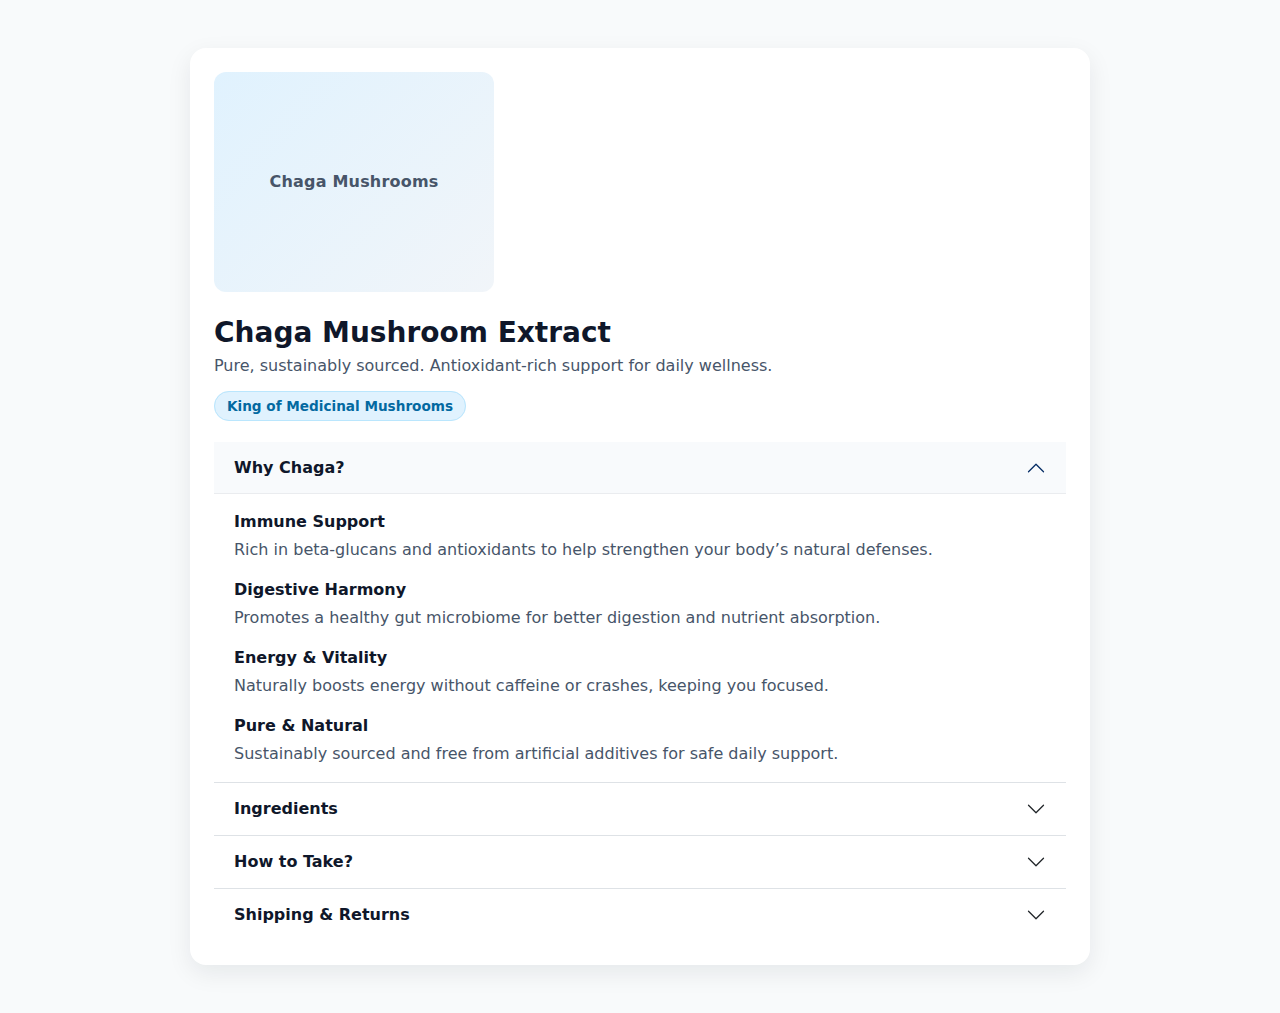
<file: test.html>
<!DOCTYPE html>
<html lang="en">

<head>
    <meta charset="UTF-8">
    <meta name="viewport" content="width=device-width, initial-scale=1.0">
    <title>Document</title>
    <link href="https://cdn.jsdelivr.net/npm/bootstrap@5.3.2/dist/css/bootstrap.min.css" rel="stylesheet" />
    <style>
        :root {
            --brand-bg: #f8fafb;
            --brand-text: #0f172a;
            /* slate-900 */
            --muted-text: #475569;
            /* slate-600 */
            --accent: #0ea5e9;
            /* sky-500 */
        }

        body {
            background: var(--brand-bg);
            color: var(--brand-text);
        }

        .product-container {
            max-width: 900px;
            margin: 48px auto;
            padding: 24px;
            background: #fff;
            border-radius: 16px;
            box-shadow: 0 8px 24px rgba(15, 23, 42, 0.08);
        }

        .product-header {
            display: flex;
            gap: 24px;
            flex-wrap: wrap;
            align-items: center;
        }

        .product-image {
            width: 280px;
            height: 220px;
            background: linear-gradient(135deg, #e0f2fe, #f1f5f9);
            border-radius: 12px;
            display: grid;
            place-items: center;
            color: var(--muted-text);
            font-weight: 600;
            letter-spacing: 0.2px;
        }

        .product-title {
            font-size: 1.75rem;
            font-weight: 700;
            margin: 0;
        }

        .product-subtitle {
            color: var(--muted-text);
            margin-top: 4px;
        }

        .accordion-button {
            font-weight: 600;
            color: var(--brand-text);
        }

        .accordion-button:not(.collapsed) {
            background-color: #f8fafc;
            color: var(--brand-text);
            box-shadow: inset 0 -1px 0 rgba(15, 23, 42, 0.06);
        }

        .section-heading {
            font-weight: 700;
            font-size: 1.05rem;
            margin-bottom: 8px;
        }

        .benefit-block+.benefit-block {
            margin-top: 16px;
        }

        .benefit-title {
            font-weight: 700;
            color: var(--brand-text);
            margin-bottom: 4px;
        }

        .benefit-text {
            color: var(--muted-text);
            margin: 0;
        }

        .badge-pill {
            background: #e0f2fe;
            color: #0369a1;
            border: 1px solid #bae6fd;
            border-radius: 999px;
            padding: 6px 12px;
            font-weight: 600;
            font-size: 0.85rem;
        }
    </style>
</head>

<body>
    <div class="product-container">
        <div class="product-header">
            <div class="product-image"> <!-- Replace with actual image --> Chaga Mushrooms </div>
            <div>
                <h1 class="product-title">Chaga Mushroom Extract</h1>
                <p class="product-subtitle">Pure, sustainably sourced. Antioxidant-rich support for daily wellness.</p>
                <span class="badge-pill">King of Medicinal Mushrooms</span>
            </div>
        </div>
        <div class="mt-4 accordion accordion-flush" id="accordionChaga"> <!-- Why Chaga? (expanded by default) -->
            <div class="accordion-item">
                <h2 class="accordion-header" id="headingWhy"> <button class="accordion-button" type="button"
                        data-bs-toggle="collapse" data-bs-target="#collapseWhy" aria-expanded="true"
                        aria-controls="collapseWhy"> Why Chaga? </button> </h2>
                <div id="collapseWhy" class="accordion-collapse collapse show" aria-labelledby="headingWhy"
                    data-bs-parent="#accordionChaga">
                    <div class="accordion-body">
                        <div class="benefit-block">
                            <div class="benefit-title">Immune Support</div>
                            <p class="benefit-text">Rich in beta-glucans and antioxidants to help strengthen your body’s
                                natural defenses.</p>
                        </div>
                        <div class="benefit-block">
                            <div class="benefit-title">Digestive Harmony</div>
                            <p class="benefit-text">Promotes a healthy gut microbiome for better digestion and nutrient
                                absorption.</p>
                        </div>
                        <div class="benefit-block">
                            <div class="benefit-title">Energy & Vitality</div>
                            <p class="benefit-text">Naturally boosts energy without caffeine or crashes, keeping you
                                focused.</p>
                        </div>
                        <div class="benefit-block">
                            <div class="benefit-title">Pure & Natural</div>
                            <p class="benefit-text">Sustainably sourced and free from artificial additives for safe
                                daily support.</p>
                        </div>
                    </div>
                </div>
            </div> <!-- Ingredients -->
            <div class="accordion-item">
                <h2 class="accordion-header" id="headingIngredients"> <button class="accordion-button collapsed"
                        type="button" data-bs-toggle="collapse" data-bs-target="#collapseIngredients"
                        aria-expanded="false" aria-controls="collapseIngredients"> Ingredients </button> </h2>
                <div id="collapseIngredients" class="accordion-collapse collapse" aria-labelledby="headingIngredients"
                    data-bs-parent="#accordionChaga">
                    <div class="accordion-body">
                        <div class="section-heading">What’s inside</div>
                        <ul class="mb-0">
                            <li>Wild-harvested Chaga extract (fruiting body)</li>
                            <li>Hot water and alcohol dual-extraction for bioavailability</li>
                            <li>Vegetable capsule (hypoallergenic)</li>
                            <li>No fillers, binders, or additives</li>
                        </ul>
                    </div>
                </div>
            </div> <!-- How to Take? -->
            <div class="accordion-item">
                <h2 class="accordion-header" id="headingHow"> <button class="accordion-button collapsed" type="button"
                        data-bs-toggle="collapse" data-bs-target="#collapseHow" aria-expanded="false"
                        aria-controls="collapseHow"> How to Take? </button> </h2>
                <div id="collapseHow" class="accordion-collapse collapse" aria-labelledby="headingHow"
                    data-bs-parent="#accordionChaga">
                    <div class="accordion-body">
                        <div class="section-heading">Suggested use</div>
                        <ul class="mb-0">
                            <li>Take 1–2 capsules daily with water or tea.</li>
                            <li>Best taken with food for gentle digestion.</li>
                            <li>Consistency matters—use daily for 4–6 weeks.</li>
                        </ul>
                    </div>
                </div>
            </div> <!-- Shipping & Returns -->
            <div class="accordion-item">
                <h2 class="accordion-header" id="headingShipping"> <button class="accordion-button collapsed"
                        type="button" data-bs-toggle="collapse" data-bs-target="#collapseShipping" aria-expanded="false"
                        aria-controls="collapseShipping"> Shipping & Returns </button> </h2>
                <div id="collapseShipping" class="accordion-collapse collapse" aria-labelledby="headingShipping"
                    data-bs-parent="#accordionChaga">
                    <div class="accordion-body">
                        <div class="section-heading">Policy overview</div>
                        <ul class="mb-0">
                            <li>Ships within 1–2 business days.</li>
                            <li>Tracking provided via email/SMS.</li>
                            <li>30-day return window for unopened items.</li>
                            <li>Support available for damaged or missing deliveries.</li>
                        </ul>
                    </div>
                </div>
            </div>
        </div>
    </div>

    <!-- Bootstrap JS -->
    <script src="https://cdn.jsdelivr.net/npm/bootstrap@5.3.2/dist/js/bootstrap.bundle.min.js"></script>
</body>

</html>
</file>
<file: assets/css/font.css>
@font-face {
    font-family: 'Helvetica Neue';
    src: url('../webFronts/HelveticaNeue-Black.woff2') format('woff2'),
        url('../webFrontsHelveticaNeue-Black.woff') format('woff');
    font-weight: 900;
    font-style: normal;
    font-display: swap;
}

@font-face {
    font-family: 'Helvetica Neue';
    src: url('../webFrontsHelveticaNeue-BlackItalic.woff2') format('woff2'),
        url('../webFrontsHelveticaNeue-BlackItalic.woff') format('woff');
    font-weight: 900;
    font-style: italic;
    font-display: swap;
}

@font-face {
    font-family: 'Helvetica Neue';
    src: url('../webFronts/HelveticaNeue-Bold.woff2') format('woff2'),
        url('../webFronts/HelveticaNeue-Bold.woff') format('woff');
    font-weight: bold;
    font-style: normal;
    font-display: swap;
}

@font-face {
    font-family: 'Helvetica Neue';
    src: url('../webFronts/HelveticaNeue-BoldItalic.woff2') format('woff2'),
        url('../webFronts/HelveticaNeue-BoldItalic.woff') format('woff');
    font-weight: bold;
    font-style: italic;
    font-display: swap;
}

@font-face {
    font-family: 'Helvetica Neue';
    src: url('../webFronts/HelveticaNeue-Heavy.woff2') format('woff2'),
        url('../webFronts/HelveticaNeue-Heavy.woff') format('woff');
    font-weight: 900;
    font-style: normal;
    font-display: swap;
}

@font-face {
    font-family: 'Helvetica Neue';
    src: url('../webFronts/HelveticaNeue-HeavyItalic.woff2') format('woff2'),
        url('../webFronts/HelveticaNeue-HeavyItalic.woff') format('woff');
    font-weight: 900;
    font-style: italic;
    font-display: swap;
}

@font-face {
    font-family: 'Helvetica Neue';
    src: url('../webFronts/HelveticaNeue-Italic.woff2') format('woff2'),
        url('../webFronts/HelveticaNeue-Italic.woff') format('woff');
    font-weight: normal;
    font-style: italic;
    font-display: swap;
}

@font-face {
    font-family: 'Helvetica Neue';
    src: url('../webFronts/HelveticaNeue-Light.woff2') format('woff2'),
        url('../webFronts/HelveticaNeue-Light.woff') format('woff');
    font-weight: 300;
    font-style: normal;
    font-display: swap;
}

@font-face {
    font-family: 'Helvetica Neue';
    src: url('../webFronts/HelveticaNeue-LightItalic.woff2') format('woff2'),
        url('../webFronts/HelveticaNeue-LightItalic.woff') format('woff');
    font-weight: 300;
    font-style: italic;
    font-display: swap;
}

@font-face {
    font-family: 'Helvetica Neue';
    src: url('../webFronts/HelveticaNeue-Medium.woff2') format('woff2'),
        url('../webFronts/HelveticaNeue-Medium.woff') format('woff');
    font-weight: 500;
    font-style: normal;
    font-display: swap;
}

@font-face {
    font-family: 'Helvetica Neue';
    src: url('../webFronts/HelveticaNeue-MediumItalic.woff2') format('woff2'),
        url('../webFronts/HelveticaNeue-MediumItalic.woff') format('woff');
    font-weight: 500;
    font-style: italic;
    font-display: swap;
}

@font-face {
    font-family: 'Helvetica Neue';
    src: url('../webFronts/HelveticaNeue-Roman.woff2') format('woff2'),
        url('../webFronts/HelveticaNeue-Roman.woff') format('woff');
    font-weight: normal;
    font-style: normal;
    font-display: swap;
}

@font-face {
    font-family: 'Helvetica Neue';
    src: url('../webFronts/HelveticaNeue-Thin.woff2') format('woff2'),
        url('../webFronts/HelveticaNeue-Thin.woff') format('woff');
    font-weight: 100;
    font-style: normal;
    font-display: swap;
}

@font-face {
    font-family: 'Helvetica Neue';
    src: url('../webFronts/HelveticaNeue-ThinItalic.woff2') format('woff2'),
        url('../webFronts/HelveticaNeue-ThinItalic.woff') format('woff');
    font-weight: 100;
    font-style: italic;
    font-display: swap;
}

@font-face {
    font-family: 'Helvetica Neue';
    src: url('../webFronts/HelveticaNeue-UltraLight.woff2') format('woff2'),
        url('../webFronts/HelveticaNeue-UltraLight.woff') format('woff');
    font-weight: 200;
    font-style: normal;
    font-display: swap;
}

@font-face {
    font-family: 'Helvetica Neue';
    src: url('../webFronts/HelveticaNeue-UltraLightItalic.woff2') format('woff2'),
        url('../webFronts/HelveticaNeue-UltraLightItalic.woff') format('woff');
    font-weight: 200;
    font-style: italic;
    font-display: swap;
}

@font-face {
    font-family: 'ITC Clearface Std';
    src: url('../webFronts/ClearfaceStd-Regular.woff2') format('woff2'),
        url('../webFronts/ClearfaceStd-Regular.woff') format('woff');
    font-weight: 500;
    font-style: normal;
    font-display: swap;
}

@font-face {
    font-family: 'Avenir Regular';
    src: url('../webFronts/Avenir-Regular.eot');
    src: url('../webFronts/Avenir-Regular.eot?#iefix') format('embedded-opentype'),
         url('../webFronts/Avenir-Regular.woff2') format('woff2'),
         url('../webFronts/Avenir-Regular.woff') format('woff'),
         url('../webFronts/Avenir-Regular.ttf')  format('truetype'),
         url('../webFronts/Avenir-Regular.svg#Avenir Regular') format('svg');
}
</file>
<file: assets/css/style.css>
/* THIS IS A  IF I DON'T REMEMBER. DON'T WORRY  */
:root {
    --color-primary: #4CAF50;
    --color-secondary: linear-gradient(#e7f3aa, #e3f099);
    --color-accent: #FF5722;
    --color-text: #212121;
    --color-bg: #F5F5F5;

    /* TYPOGRAPHY  */
    --helvetica-neue: "Helvetica Neue";
    --itc-clearface-std: "ITC Clearface Std";
    --avenir-regular: "Avenir Regular";
}


/* DEFAULT STYLE  */
button {
    border: none;
    cursor: pointer;
    background: transparent;
}

a {
    text-decoration: none;
}

p {
    margin: 0;
    padding: 0;
}

menu,
ul {
    list-style: none;
    margin: 0;
}

h1,
h2,
h3,
h4,
h5,
h6 {
    padding: 0;
    margin: 0;
}


.header_section {
    gap: 32px;
}

.header-money-back-banner {
    width: 100%;
    height: 41px;
    background: var(--color-secondary);
}

.header-money-back-banner h4 {
    font-family: var(--helvetica-neue);
    font-size: 21px;
    text-transform: lowercase;
    color: black;
    gap: 9px;
}

.header-money-back-banner h4 img {
    width: 24px;
    height: 24px;
    object-fit: cover;
}

.header-middle-wrapper button:first-child img {
    width: 31px;
    height: 31px;
    object-fit: contain;
}

.header-middle-wrapper button:last-child img {
    width: 24px;
    height: 24px;
    object-fit: contain;
}

.logo-wrapper img {
    max-width: 99px;
    width: 100%;
    height: 27px;
    object-fit: cover;
}

/* SPLIDE JS SLIDER WRAPPER  */
.header_slide_container {
    width: 100%;
    height: 41px;
    background: var(--color-secondary);
}

.header_slide_item {
    gap: 15px;
}

.header_slide_item img {
    width: 24px;
    height: 24px;
    object-fit: cover;
}

.header_slide_item h4 {
    font-family: var(--helvetica-neue);
    font-size: 21px;
    font-weight: 400;
    text-transform: capitalize;
    color: black;
}


/* CHAGA MUSHROOM SECTION START  */
.chaga-mushroom-section {
    padding-top: 50px;
}


.chaga-mushroom-slide-item {
    width: 100%;
    max-height: 744px;
    height: 100%;
}

.chaga-mushroom-slide-item img {
    width: 100%;
    height: 100%;
    object-fit: cover;
}

.chaga-mushroom-slider>.splide__arrows>.splide__arrow {
    -ms-flex-align: center;
    align-items: center;
    background: #fafafa;
    border: 0;
    border-radius: 50%;
    cursor: pointer;
    display: -ms-flexbox;
    display: flex;
    width: 52px !important;
    height: 52px !important;
    /* -ms-flex-pack: center;
    justify-content: center;
    opacity: 1;
    padding: 0;
    position: absolute;
    top: 50%;
    transform: translateY(-50%);
    width: 2em;
    z-index: 1;
    */
}

.chaga-mushromm-product-detail img {
    width: 100%;
    height: 100%;
    object-fit: cover;
}



/* CHAGA MUSHROOM RIGHT SIDE WRAPPER  */
.chaga-mushroom-right-wrapper-review {
    max-width: 399px;
    width: 100%;
    background: #e9ecf5;
    padding: 7px 13px;
    border-radius: 6px;
    border: 0.75 solid #000000;
    gap: 15px;
}

.chaga-mushroom-right-wrapper-review>h5 {
    font-size: 18px;
    font-family: var(--helvetica-neue);
    font-weight: 500;
    color: #08122a;
    text-transform: capitalize;
}

.chaga-mushroom-right-wrapper-review>h5>span {
    font-weight: 400;
}

.chaga-mushroom-right-wrapper-review-stars {
    gap: 3px;
}

.chaga-mushroom-right-wrapper-review-stars img {
    width: 19px;
    height: 19px;
    object-fit: cover;
}

.chaga-mushroom-right-wrapper h3 {
    font-family: var(--itc-clearface-std);
    font-size: 36px;
    font-weight: 550;
    font-style: bold;
    color: #08122a;
    text-transform: uppercase;
    margin: 15px 0;
}

.chaga-mushroom-right-wrapper>p {
    font-family: var(--helvetica-neue);
    font-size: 20px;
    color: #08122a;
    margin-bottom: 30px;
}

.chaga-mushroom-right-wrapper-info {
    gap: 28px;
    padding-bottom: 22px;
}

.chaga-mushroom-right-wrapper-info-item {
    gap: 13px;
}

.chaga-mushroom-right-wrapper-info-item h5 {
    font-family: var(--helvetica-neue);
    font-size: 20px;
    font-weight: 500;
    color: #08122a;
    text-transform: capitalize;
}

.chaga-mushroom-right-wrapper-info-item-image {
    width: 39px;
    height: 39px;
    border-radius: 100%;
    border: 1.13px solid #000000;
}

.chaga-mushroom-right-wrapper-info-item-image img {
    width: 24px;
    height: 24px;
    object-fit: cover;
}

.chaga-mushroom-right-wrapper-price {
    padding: 18px 0px;
    border-top: 0.75px solid #000000;
    border-bottom: 0.75px solid #000000;
}

.chaga-mushroom-right-wrapper-price>p {
    font-family: var(--helvetica-neue);
    font-weight: 500;
    font-size: 27px;
    color: #6d4fa5;
    text-transform: capitalize;
    display: flex;
    align-items: center;
    gap: 12px;
}

.chaga-mushroom-right-wrapper-price>p>span {
    color: #85858599;
}

.chaga-mushroom-right-wrapper-price>p>button {
    padding: 11px 20px;
    border-radius: 7.5px;
    font-family: var(--helvetica-neue);
    font-size: 18px;
    font-weight: 500;
    text-transform: capitalize;
    color: white;
    background: #6D4FA5;
    cursor: pointer;
}


.chaga-mushroom-right-wrapper-product-bundle {
    margin-top: 30px;
    gap: 30px;
}


.chaga-mushroom-right-wrapper-product-bundle > p {
    font-family: var(--helvetica-neue);
    font-size: 20px;
    font-weight: 400;
    color: #08122a;
    padding-bottom: 18px;
}

.chaga-mushroom-right-wrapper-product-item {
    width: 100%;
    height: 276px;
    background: white;
    border: .75px solid rgba(0, 0, 0, 0.5);
    border-radius: 7.5px;
}
.chaga-mushroom-right-wrapper-product-item.active {
    background: #e4f5a1;
    border: 2px solid #000000;
}

.chaga-mushroom-right-wrapper-product-item img {
    min-width: 55px;
    width: 100%;
    height: 126px;
    object-fit: contain;
}

.chaga-mushroom-right-wrapper-product-item-info {
    gap: 9px;
}

.chaga-mushroom-right-wrapper-product-item-info h4 {
    font-family: var(--helvetica-neue);
    font-size: 20px;
    font-weight: 500;
    color: #000000;
    text-transform: capitalize;
    text-align: center;
}

.chaga-mushroom-right-wrapper-product-item-info span {
    padding: 6px 9px;
    background: #6D4FA5;
    font-size: 12px;
    font-family: var(--helvetica-neue);
    font-weight: 500;
    color: white;
    text-transform: capitalize;
    border-radius: 4.5px;
    display: flex;
    align-items: center;
    justify-content: center;
    cursor: pointer;
}

.chaga-mushroom-right-wrapper-product-item-info p {
    font-size: 18px;
    font-family: var(--helvetica-neue);
    font-weight: 400;
    color: rgba(0, 0, 0, 0.5);
    text-transform: capitalize;
    line-height: 24px;
}

.chaga-mushroom-right-wrapper-product-item.active > .chaga-mushroom-right-wrapper-product-item-info p{
    color: #000000;
}

.chaga-mushroom-right-wrapper-product-item-status {
    position: absolute;
    top: -19px;
    left: 50%;
    transform: translateX(-50%);
    padding: 7px 6px;
    background: #6D4FA5;
    border: 1px solid #000000;
    width: 80%;
    border-radius: 5px;
    font-size: 12px;
    font-family: var(--helvetica-neue);
    color: white;
    font-weight: 500;
    text-transform: capitalize;
}

.chaga-mushroom-right-wrapper-product-item-status.best_value {
    background: #3540B7;
}

.chaga-mushroom-right-wrapper-product-bundle-subscribe {
    width: 100%;
    height: 240px;
    background: #E4F5A1;
    border: 2px solid #000000;
    border-radius: 12px;
    padding: 17px 24px;
}

.chaga-mushroom-right-wrapper-product-bundle-subscribe-top {
    padding-bottom: 12px;
    border-bottom: 1px solid #000000;
}

.chaga-mushroom-right-wrapper-product-bundle-subscribe-top-left, .chaga-mushroom-right-wrapper-product-bundle-subscribe-top-right {
    gap: 9px;
}

.chaga-mushroom-right-wrapper-product-bundle-subscribe-top-left span  {
    width: 27px;
    height: 27px;
    border: 2px solid #000000;
    border-radius: 100%;
    display: flex;
    align-items: center;
    justify-content: center;
}
.chaga-mushroom-right-wrapper-product-bundle-subscribe-top-left span > span {
    width: 15px;
    height: 15px;
    background: #000000;
    border-radius: 100%;
}


.chaga-mushroom-right-wrapper-product-bundle-subscribe-top-left > div > h4, .chaga-mushroom-right-wrapper-product-bundle-subscribe-top-right h4 {
    font-family: var(--helvetica-neue);
    font-size: 20px;
    font-weight: 500;
    color: #000000;
    text-transform: capitalize;
}

.chaga-mushroom-right-wrapper-product-bundle-subscribe-top-left p, .chaga-mushroom-right-wrapper-product-bundle-subscribe-top-right p {
    font-family: var(--helvetica-neue);
    font-weight: 400;
    color: #08122a;
    line-height: 30px;
}

.chaga-mushroom-right-wrapper-product-bundle-subscribe-bottom  {
    padding: 0px;
    padding-top: 16px;
    gap: 18px;
}
.chaga-mushroom-right-wrapper-product-bundle-subscribe-bottom li  {
    font-size: 20px;
    font-weight: 400;
    font-family: var(--helvetica-neue);
    color: #000000;
    gap: 12px;
}
.chaga-mushroom-right-wrapper-product-bundle-subscribe-bottom li img {
    width: 22px;
    height: 22px;
    object-fit: cover;
}



/* DEVICES RESPONSIVE QUERY */

/* `xxl` applies to x-large devices (large desktops, less than 1400px) */
@media (max-width: 1399.98px) {}


/* `xl` applies to large devices (desktops, less than 1200px) */
@media (max-width: 1199.98px) {}



/* `lg` applies to medium devices (tablets, less than 992px) */
@media (max-width: 991.98px) {
    .chaga-mushroom-right-wrapper-info-item h5 {
        font-size: 16px;
    }
}




/* `md` applies to small devices (landscape phones, less than 768px) */
@media (max-width: 767.98px) {}

/* `sm` applies to x-small devices (portrait phones, less than 576px) */
@media (max-width: 575.98px) {

    .header-money-back-banner h4,
    .header_slide_item h4 {
        font-size: 14px;
    }
}
</file>
